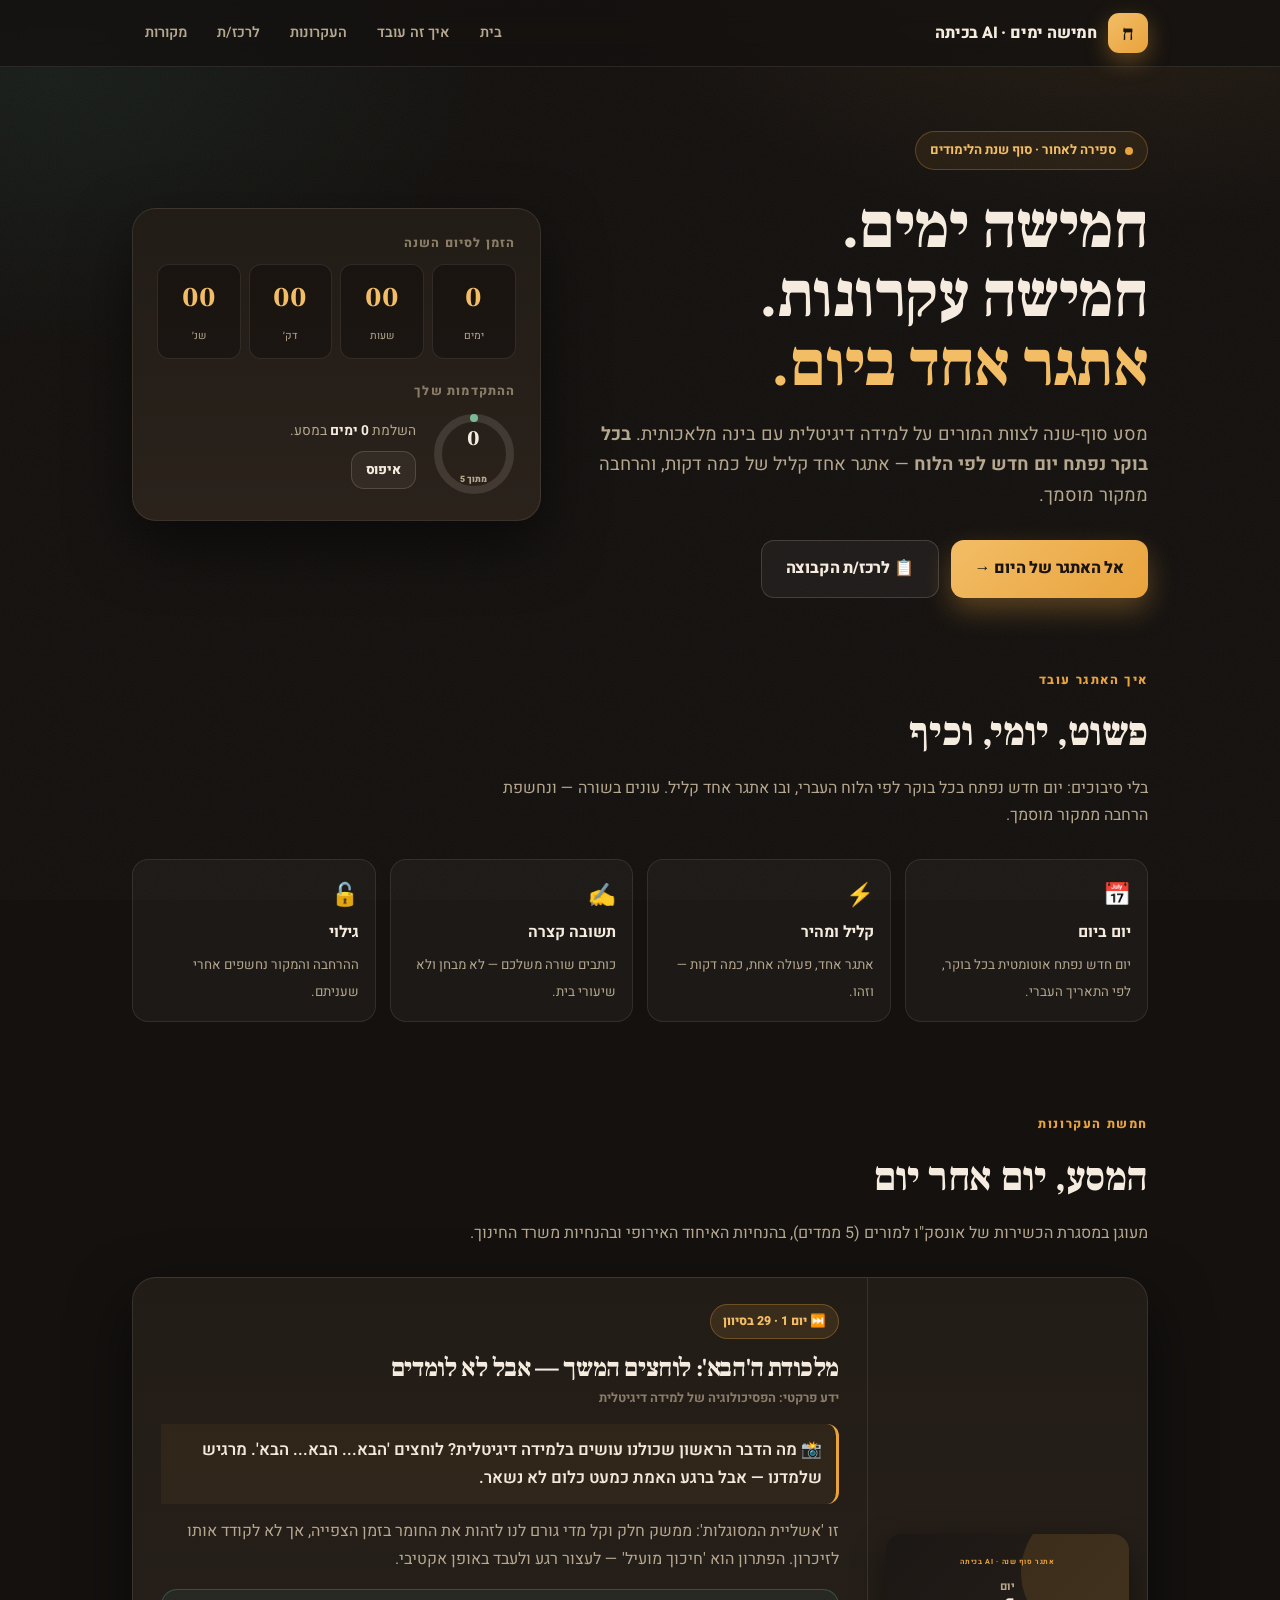
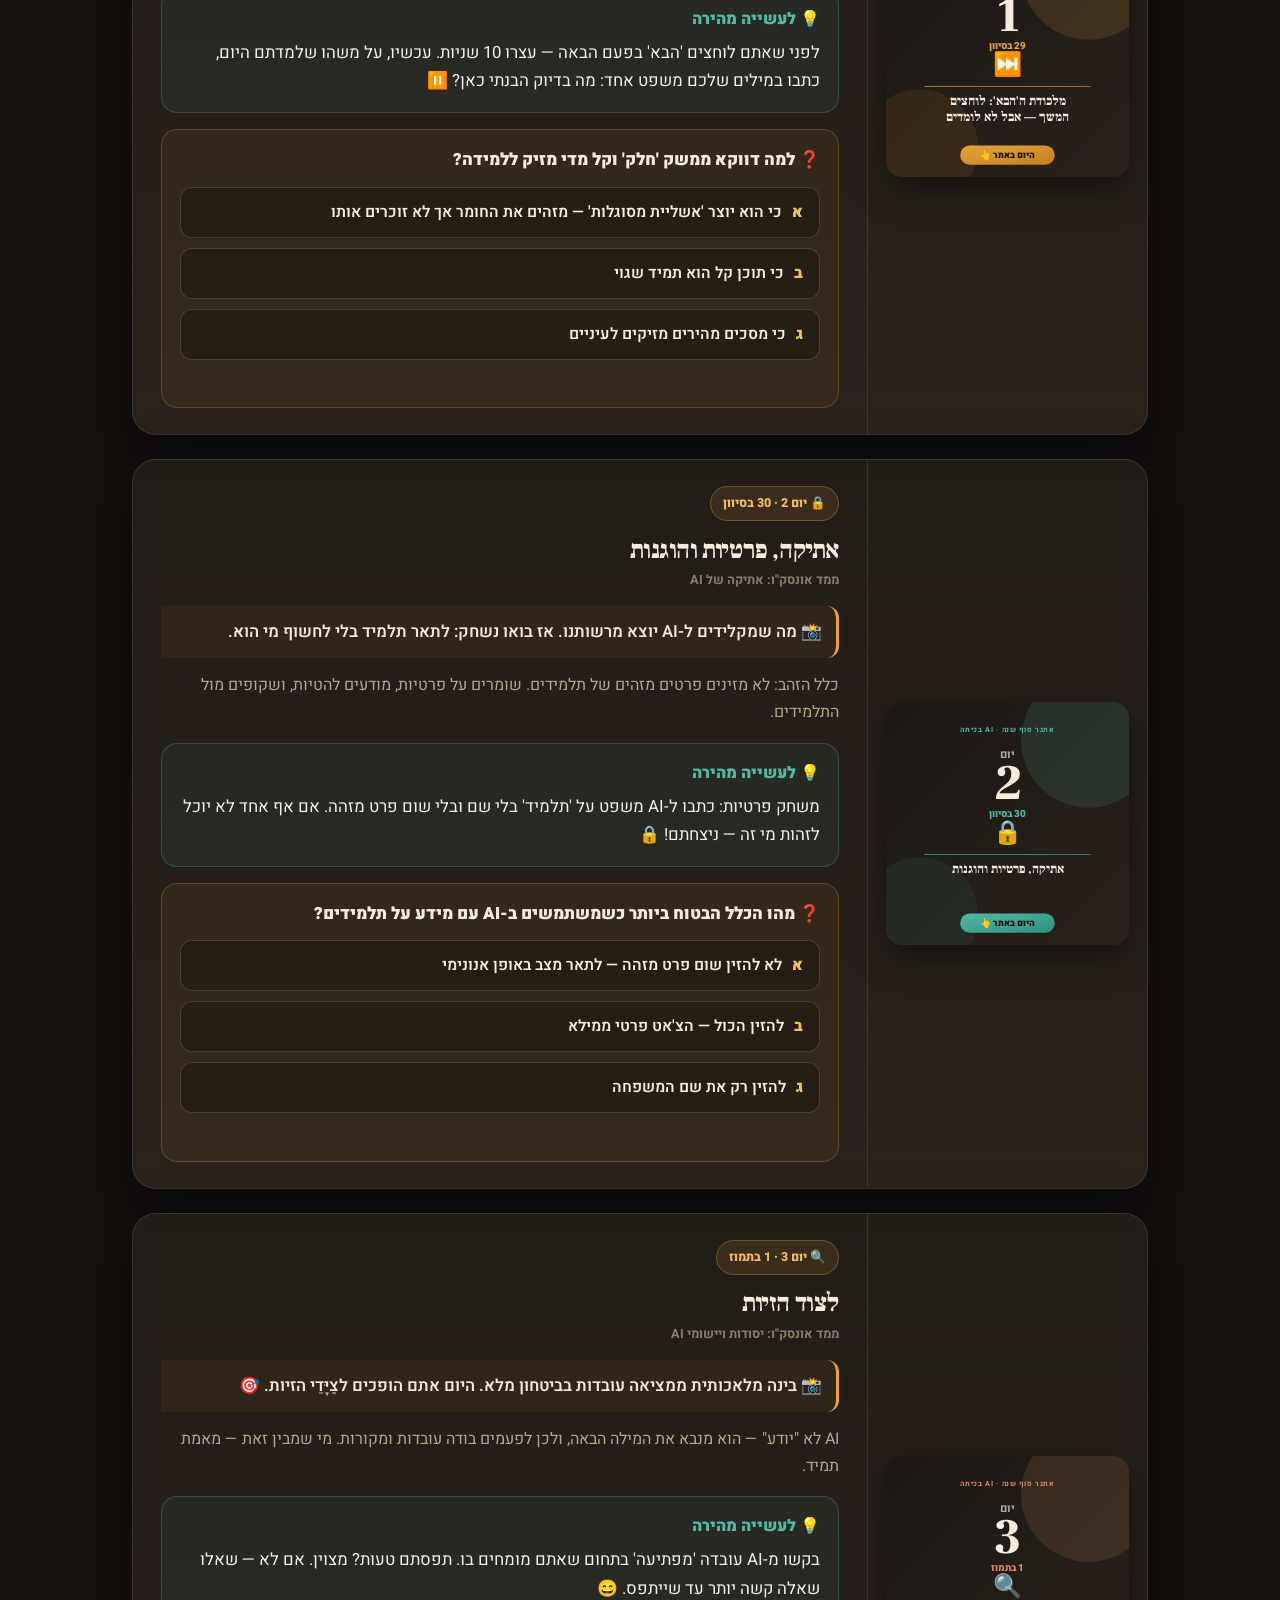
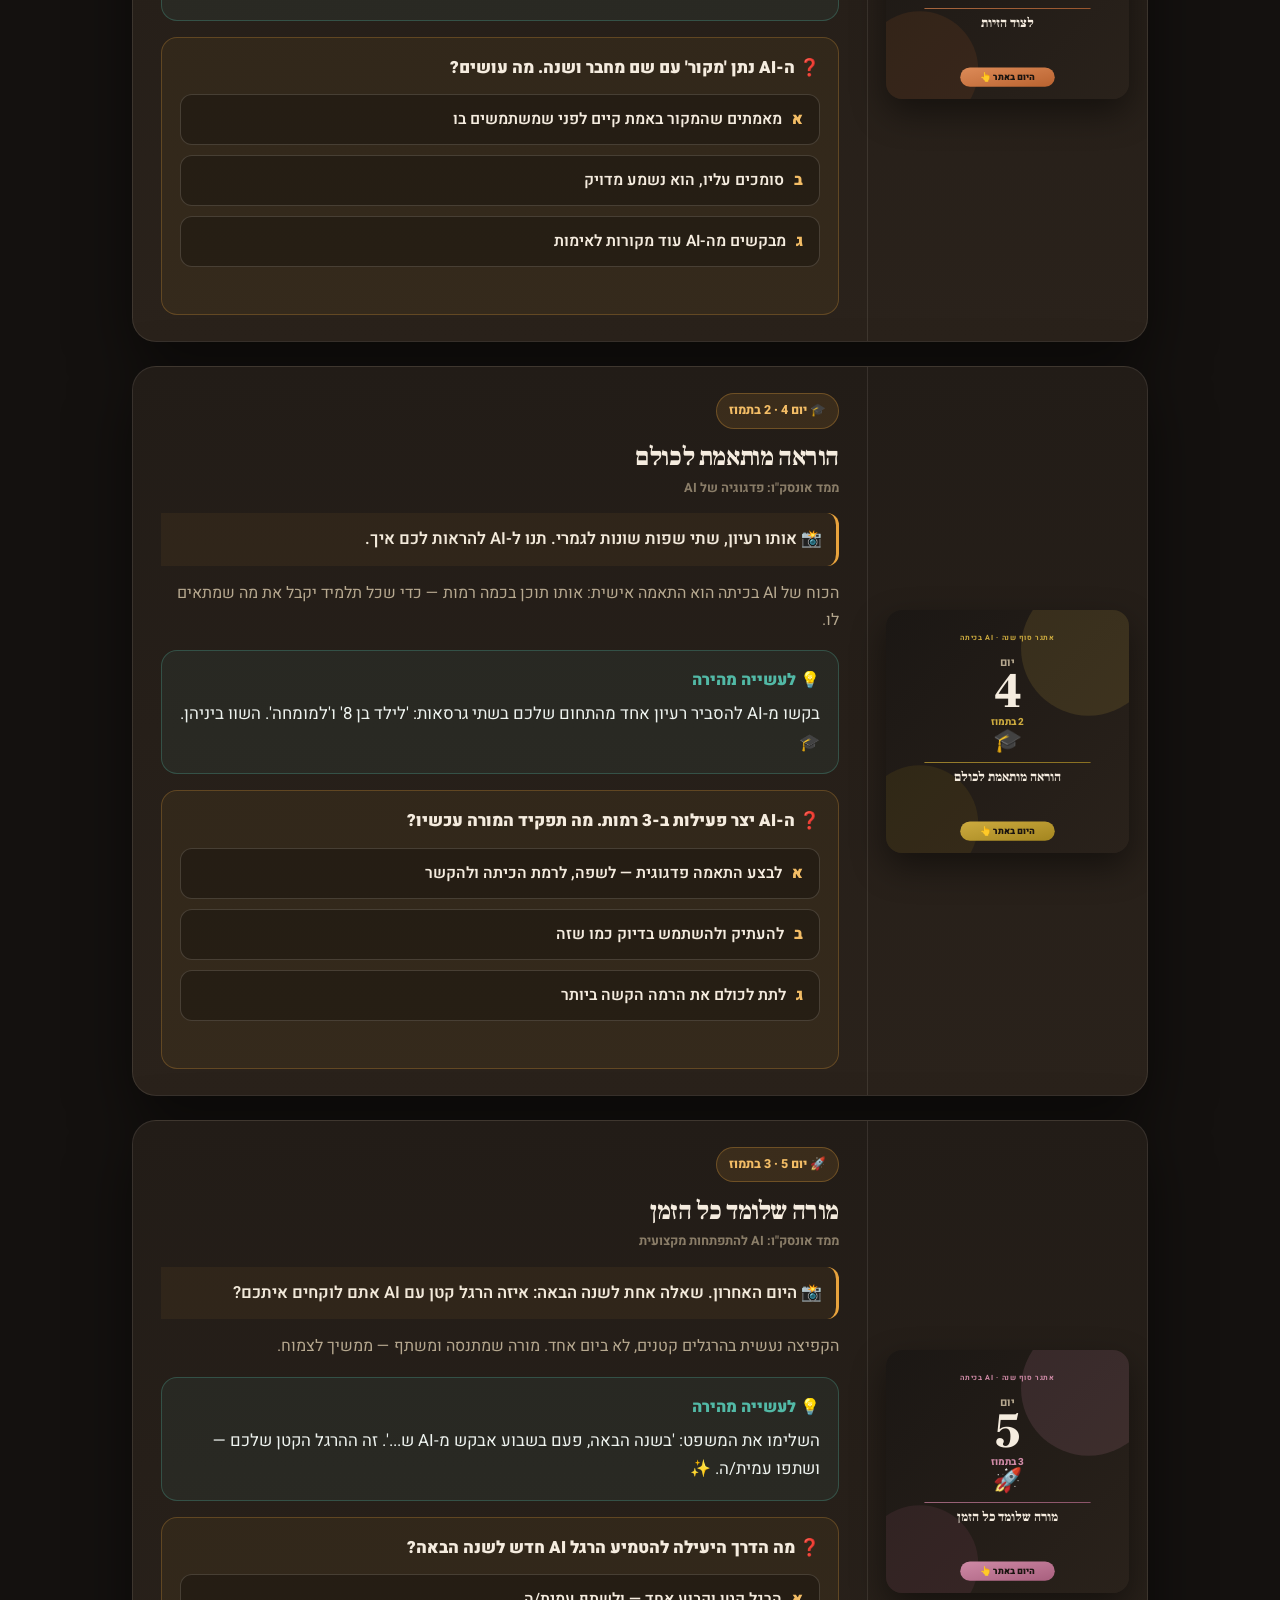
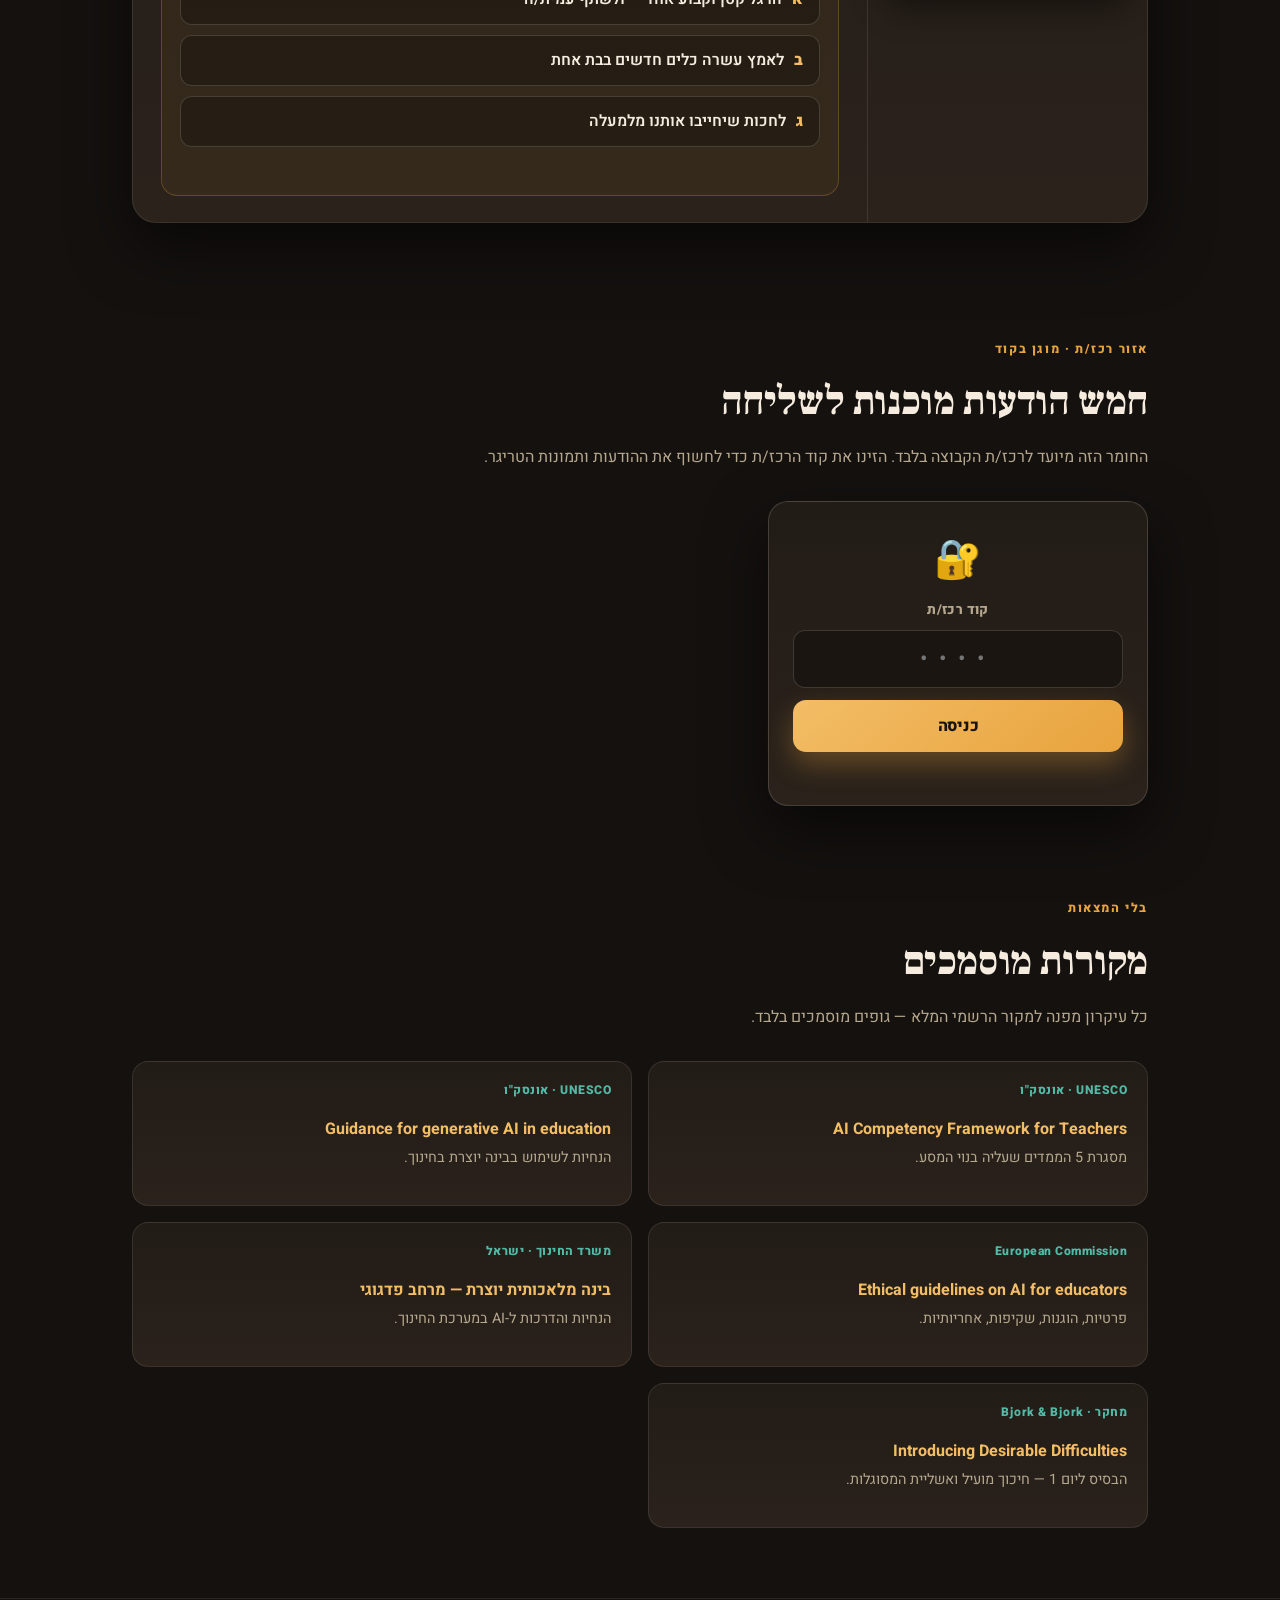
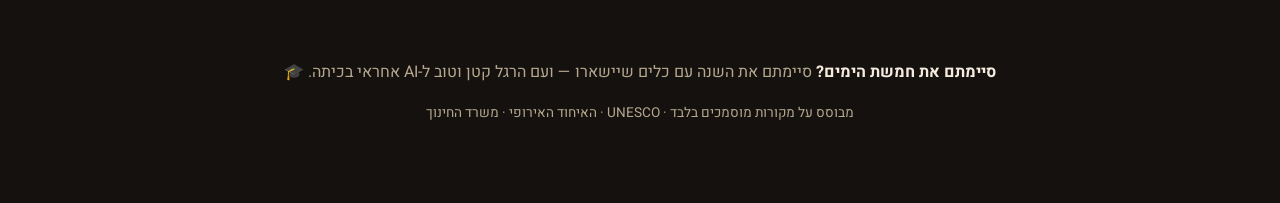
<file: index.html>
<!DOCTYPE html>
<html lang="he" dir="rtl">
<head>
<meta charset="UTF-8" />
<meta name="viewport" content="width=device-width, initial-scale=1.0" />
<title>חמישה ימים · מסע סוף שנה ל-AI בכיתה</title>
<meta name="description" content="אתגר סוף שנה לצוות המורים: 5 ימים, 5 עקרונות ללמידה דיגיטלית עם בינה מלאכותית. יום חדש נפתח בכל בוקר לפי הלוח העברי — אתגר אחד קליל והרחבה ממקור מוסמך." />
<link rel="preconnect" href="https://fonts.googleapis.com" />
<link rel="preconnect" href="https://fonts.gstatic.com" crossorigin />
<link href="https://fonts.googleapis.com/css2?family=Frank+Ruhl+Libre:wght@500;700;900&family=Heebo:wght@300;400;500;700;800&display=swap" rel="stylesheet" />
<style>
  :root{
    --bg:#14110f; --bg2:#1b1714; --card:#221c17; --card2:#2a221b;
    --ink:#f5ecdf; --muted:#b6a88f; --faint:#8a7d68;
    --line:rgba(245,236,223,.10); --line2:rgba(245,236,223,.16);
    --amber:#e8a33d; --amber2:#f3bd66; --teal:#52b9a6; --rose:#cf8aa6; --terra:#dd8b58; --gold:#cdab3f;
    --ok:#52b9a6; --lock:#6e6253;
    --shadow:0 24px 60px rgba(0,0,0,.5);
    --maxw:1060px; --r:20px;
  }
  *{box-sizing:border-box}
  html{scroll-behavior:smooth}
  body{
    margin:0; color:var(--ink); line-height:1.7;
    font-family:"Heebo",-apple-system,"Segoe UI",Arial,sans-serif;
    background:var(--bg);
    background-image:
      radial-gradient(900px 500px at 88% -8%, rgba(232,163,61,.10), transparent 60%),
      radial-gradient(800px 500px at 4% 8%, rgba(82,185,166,.08), transparent 55%);
    background-attachment:fixed; min-height:100vh;
  }
  body::before{content:"";position:fixed;inset:0;pointer-events:none;z-index:1;opacity:.04;
    background-image:url("data:image/svg+xml,%3Csvg xmlns='http://www.w3.org/2000/svg' width='160' height='160'%3E%3Cfilter id='n'%3E%3CfeTurbulence type='fractalNoise' baseFrequency='0.85' numOctaves='2'/%3E%3C/filter%3E%3Crect width='100%25' height='100%25' filter='url(%23n)'/%3E%3C/svg%3E");}
  body>*{position:relative;z-index:2}
  a{color:inherit}
  .wrap{max-width:var(--maxw);margin:0 auto;padding:0 22px}
  .serif{font-family:"Frank Ruhl Libre",Georgia,serif}

  header.nav{position:sticky;top:0;z-index:50;backdrop-filter:blur(12px);
    background:rgba(20,17,15,.74);border-bottom:1px solid var(--line)}
  .navin{display:flex;align-items:center;justify-content:space-between;gap:14px;padding:13px 22px;max-width:var(--maxw);margin:0 auto}
  .brand{display:flex;align-items:center;gap:11px;font-weight:800;letter-spacing:-.2px}
  .mark{width:40px;height:40px;border-radius:11px;display:grid;place-items:center;font-family:"Frank Ruhl Libre",serif;font-weight:900;font-size:1.3rem;
    color:#1a1611;background:linear-gradient(140deg,var(--amber2),var(--amber));box-shadow:0 8px 22px rgba(232,163,61,.35)}
  nav.links{display:flex;gap:4px;flex-wrap:wrap}
  nav.links a{font-size:.9rem;color:var(--muted);text-decoration:none;padding:8px 13px;border-radius:10px;font-weight:600;transition:.18s}
  nav.links a:hover{color:var(--ink);background:rgba(245,236,223,.06)}

  .hero{padding:64px 0 26px}
  .heroin{display:grid;grid-template-columns:1.25fr .9fr;gap:40px;align-items:center}
  @media(max-width:860px){.heroin{grid-template-columns:1fr;gap:26px}}
  .eyebrow{display:inline-flex;align-items:center;gap:9px;font-weight:700;font-size:.82rem;color:var(--amber2);
    background:rgba(232,163,61,.08);border:1px solid rgba(232,163,61,.28);padding:7px 14px;border-radius:999px;margin-bottom:20px}
  .pulse{width:8px;height:8px;border-radius:50%;background:var(--amber);box-shadow:0 0 0 0 rgba(232,163,61,.6);animation:pulse 2s infinite}
  @keyframes pulse{0%{box-shadow:0 0 0 0 rgba(232,163,61,.5)}70%{box-shadow:0 0 0 12px rgba(232,163,61,0)}100%{box-shadow:0 0 0 0 rgba(232,163,61,0)}}
  h1{font-family:"Frank Ruhl Libre",serif;font-weight:900;font-size:clamp(2.3rem,6vw,4rem);line-height:1.08;margin:.05em 0 .3em;letter-spacing:-.5px}
  h1 em{font-style:normal;color:var(--amber2)}
  .lead{color:var(--muted);font-size:1.14rem;max-width:560px;margin:0 0 28px}
  .ctarow{display:flex;gap:12px;flex-wrap:wrap}
  .btn{appearance:none;border:0;cursor:pointer;font-family:inherit;font-weight:800;font-size:1rem;text-decoration:none;
    padding:14px 24px;border-radius:13px;display:inline-flex;align-items:center;gap:9px;transition:.18s;letter-spacing:-.2px}
  .btn.primary{background:linear-gradient(140deg,var(--amber2),var(--amber));color:#1a1410;box-shadow:0 12px 28px rgba(232,163,61,.32)}
  .btn.primary:hover{transform:translateY(-2px)}
  .btn.ghost{background:rgba(245,236,223,.05);border:1px solid var(--line2);color:var(--ink)}
  .btn.ghost:hover{background:rgba(245,236,223,.1)}
  .btn[disabled]{opacity:.4;cursor:not-allowed;transform:none!important}

  .herocard{background:linear-gradient(180deg,var(--card),var(--card2));border:1px solid var(--line);border-radius:24px;padding:24px;box-shadow:var(--shadow)}
  .herocard h3{margin:0 0 4px;font-size:.78rem;letter-spacing:1.2px;text-transform:uppercase;color:var(--faint);font-weight:800}
  .clock{display:flex;gap:8px;margin:10px 0 22px}
  .unit{flex:1;background:rgba(0,0,0,.28);border:1px solid var(--line);border-radius:12px;padding:10px 6px;text-align:center}
  .unit b{display:block;font-family:"Frank Ruhl Libre",serif;font-size:1.7rem;font-weight:900;font-variant-numeric:tabular-nums;color:var(--amber2)}
  .unit span{font-size:.66rem;color:var(--muted)}
  .ring-wrap{display:flex;align-items:center;gap:16px}
  .ring{position:relative;width:84px;height:84px;flex:none}
  .ring svg{transform:rotate(-90deg)}
  .ring .pct{position:absolute;inset:0;display:grid;place-items:center;font-family:"Frank Ruhl Libre",serif;font-weight:900;font-size:1.3rem}
  .ring .pct small{display:block;text-align:center;font-size:.55rem;color:var(--muted);font-family:"Heebo"}
  .rpline{font-size:.86rem;color:var(--muted)}
  .rpline b{color:var(--ink)}

  section{padding:46px 0}
  .sechead{margin-bottom:30px;max-width:680px}
  .sechead h2{font-family:"Frank Ruhl Libre",serif;font-size:clamp(1.7rem,4vw,2.5rem);margin:0 0 8px;font-weight:900;letter-spacing:-.4px}
  .sechead p{color:var(--muted);margin:0}
  .kicker{font-size:.78rem;letter-spacing:1.6px;text-transform:uppercase;color:var(--amber);font-weight:800;margin-bottom:8px}

  .how{display:grid;grid-template-columns:repeat(4,1fr);gap:14px}
  @media(max-width:760px){.how{grid-template-columns:1fr 1fr}}
  .howcard{background:rgba(245,236,223,.035);border:1px solid var(--line);border-radius:16px;padding:16px 16px}
  .howcard .ic{font-size:1.4rem}
  .howcard b{display:block;margin:6px 0 4px;font-size:.98rem}
  .howcard span{font-size:.83rem;color:var(--muted)}

  .day{background:linear-gradient(180deg,var(--card),var(--card2));border:1px solid var(--line);
    border-radius:24px;box-shadow:var(--shadow);overflow:hidden;margin-bottom:24px;position:relative;transition:.25s}
  .day.done{border-color:rgba(82,185,166,.5)}
  .day.locked{filter:saturate(.45)}
  .daygrid{display:grid;grid-template-columns:280px 1fr}
  @media(max-width:780px){.daygrid{grid-template-columns:1fr}}
  .dayvisual{position:relative;display:grid;place-items:center;padding:18px;border-left:1px solid var(--line)}
  @media(max-width:780px){.dayvisual{border-left:0;border-bottom:1px solid var(--line)}}
  .dayvisual svg{width:100%;height:auto;border-radius:16px;box-shadow:0 14px 34px rgba(0,0,0,.45)}
  .daybody{padding:26px 28px}
  .dchip{display:inline-flex;align-items:center;gap:8px;font-weight:800;font-size:.78rem;padding:6px 12px;border-radius:999px;
    background:rgba(232,163,61,.12);border:1px solid rgba(232,163,61,.3);color:var(--amber2);margin-bottom:12px}
  .day h3{font-family:"Frank Ruhl Libre",serif;font-size:1.6rem;margin:.1em 0 .15em;font-weight:900;letter-spacing:-.4px;line-height:1.2}
  .dim{font-size:.8rem;color:var(--faint);font-weight:700;margin-bottom:4px}
  .trigger{color:#f2e9da;font-size:1.04rem;font-weight:600;border-right:3px solid var(--amber);background:rgba(232,163,61,.06);border-radius:0 12px 12px 0;padding:12px 14px;margin:14px 0}
  .principle{color:var(--muted);margin:0 0 4px}

  .task{margin-top:16px;background:rgba(82,185,166,.07);border:1px solid rgba(82,185,166,.28);border-radius:16px;padding:16px 18px}
  .task .ttl{display:flex;align-items:center;gap:9px;font-weight:900;color:var(--teal);margin-bottom:6px}
  .task p{margin:0;color:#eef3ef;font-size:1.05rem}
  .timepill{font-size:.78rem;color:var(--amber2);font-weight:700;margin-top:10px;display:inline-flex;gap:6px;align-items:center}
  textarea{width:100%;background:rgba(0,0,0,.3);border:1px solid var(--line2);border-radius:12px;color:var(--ink);
    font-family:inherit;font-size:.98rem;padding:12px 14px;resize:vertical;min-height:70px;margin-top:12px}
  textarea:focus{outline:none;border-color:var(--amber)}
  .charhint{font-size:.76rem;color:var(--faint);margin-top:6px}
  .charhint.ok{color:var(--ok)}
  .commitrow{margin-top:14px;display:flex;gap:10px;flex-wrap:wrap;align-items:center}
  .quiz{margin-top:16px;background:rgba(232,163,61,.06);border:1px solid rgba(232,163,61,.26);border-radius:16px;padding:16px 18px}
  .quiz .qq{font-weight:900;margin-bottom:12px;color:#f5ecdf;font-size:1.05rem}
  .opts{display:flex;flex-direction:column;gap:10px}
  .opt{appearance:none;cursor:pointer;text-align:right;font-family:inherit;font-size:.98rem;font-weight:600;color:var(--ink);
    background:rgba(0,0,0,.26);border:1px solid var(--line2);border-radius:12px;padding:13px 16px;transition:.15s;display:flex;gap:10px;align-items:flex-start}
  .opt:hover:not(:disabled){border-color:var(--amber);background:rgba(232,163,61,.1);transform:translateX(-2px)}
  .opt:disabled{cursor:default}
  .opt.right{border-color:var(--ok);background:rgba(82,185,166,.16);color:#cbf3e8}
  .opt.wrong{border-color:var(--rose);background:rgba(207,138,166,.14)}
  .opt::before{content:attr(data-letter);font-weight:900;color:var(--amber2);flex:none}
  .opt.right::before{color:var(--ok)}
  .qfb{margin-top:13px;font-weight:700;font-size:.95rem;min-height:1.2em;line-height:1.5}
  .qfb.ok{color:var(--ok)}
  .qfb.no{color:var(--rose)}

  .reveal{display:none;margin-top:16px}
  .day.done .reveal{display:block}
  details.expand{border:1px solid var(--line2);border-radius:14px;overflow:hidden;background:rgba(0,0,0,.2);margin-bottom:12px}
  details.expand>summary{cursor:pointer;list-style:none;padding:13px 16px;font-weight:800;display:flex;align-items:center;gap:10px}
  details.expand>summary::-webkit-details-marker{display:none}
  details.expand>summary .arr{margin-inline-start:auto;color:var(--muted);transition:.2s}
  details.expand[open]>summary .arr{transform:rotate(180deg)}
  .expand .inner{padding:0 16px 16px;color:var(--muted)}
  .expand .inner p{margin:8px 0}
  .srcbtn{display:inline-flex;align-items:center;gap:8px;font-weight:800;font-size:.9rem;color:var(--ink);text-decoration:none;
    background:rgba(82,185,166,.1);border:1px solid rgba(82,185,166,.3);padding:10px 15px;border-radius:12px;transition:.18s}
  .srcbtn:hover{background:rgba(82,185,166,.2)}

  .lockbar{display:flex;align-items:center;gap:14px;background:rgba(0,0,0,.22);border:1px dashed var(--line2);border-radius:16px;padding:18px 20px;margin-top:14px}
  .lockbar .lic{font-size:1.7rem}
  .lockbar b{color:var(--ink);font-size:1.05rem}
  .lockbar .heb{color:var(--amber2);font-weight:800}
  .lockbar span{color:var(--muted);font-size:.92rem}

  .msg{background:linear-gradient(180deg,var(--card),var(--card2));border:1px solid var(--line);border-radius:20px;padding:18px 20px;margin-bottom:18px}
  .msg .hd{display:flex;align-items:center;gap:10px;margin-bottom:12px;flex-wrap:wrap}
  .msg .num{width:34px;height:34px;border-radius:10px;display:grid;place-items:center;font-weight:900;font-family:"Frank Ruhl Libre",serif;
    background:linear-gradient(140deg,var(--amber2),var(--amber));color:#1a1410}
  .grid2{display:grid;grid-template-columns:1fr 1fr;gap:16px;align-items:start}
  @media(max-width:720px){.grid2{grid-template-columns:1fr}}
  .msgtext{white-space:pre-wrap;background:rgba(0,0,0,.28);border:1px solid var(--line);border-radius:12px;padding:14px 16px;font-size:.96rem;color:#f1e8d9}
  .tools{display:flex;gap:10px;flex-wrap:wrap;margin-top:12px}
  .gatecard{max-width:380px;background:linear-gradient(180deg,var(--card),var(--card2));border:1px solid var(--line2);border-radius:20px;padding:26px 24px;text-align:center;box-shadow:var(--shadow)}
  .gatecard .lock{font-size:2.4rem;margin-bottom:6px}
  .gatecard label{display:block;font-weight:800;color:var(--muted);font-size:.85rem;margin-bottom:8px;letter-spacing:.4px}
  .gatecard input{width:100%;text-align:center;letter-spacing:.5em;font-size:1.4rem;background:rgba(0,0,0,.3);border:1px solid var(--line2);border-radius:12px;color:var(--ink);font-family:inherit;padding:12px;margin-bottom:12px}
  .gatecard input:focus{outline:none;border-color:var(--amber)}
  .gatecard .btn{width:100%;justify-content:center}
  .gateerr{color:var(--rose);font-weight:700;font-size:.88rem;margin-top:10px;min-height:1.2em}

  .srccard{background:linear-gradient(180deg,var(--card),var(--card2));border:1px solid var(--line);border-radius:16px;padding:18px 20px}
  .srccard .org{font-size:.76rem;color:var(--teal);font-weight:800;letter-spacing:.5px}
  .srccard a{color:var(--amber2);font-weight:700;text-decoration:none}
  .srccard a:hover{text-decoration:underline}

  footer{padding:44px 0 64px;text-align:center;color:var(--muted);border-top:1px solid var(--line);margin-top:24px}
  footer b{color:var(--ink)}

  .toast{position:fixed;bottom:24px;left:50%;transform:translateX(-50%) translateY(40px);opacity:0;z-index:90;
    background:#13352d;border:1px solid rgba(82,185,166,.5);color:#bff0e2;padding:12px 20px;border-radius:14px;font-weight:700;transition:.3s;box-shadow:var(--shadow)}
  .toast.show{transform:translateX(-50%) translateY(0);opacity:1}

  .modal{position:fixed;inset:0;background:rgba(8,6,4,.82);backdrop-filter:blur(6px);z-index:100;display:none;place-items:center;padding:20px}
  .modal.show{display:grid}
  .cert{background:linear-gradient(160deg,#2a221b,#1b1714);border:1px solid rgba(232,163,61,.45);border-radius:24px;max-width:540px;width:100%;padding:34px;text-align:center;box-shadow:var(--shadow);position:relative}
  .cert .seal{font-size:3rem}
  .cert h3{font-family:"Frank Ruhl Libre",serif;font-size:1.8rem;margin:.1em 0;font-weight:900}
  .cert p{color:var(--muted)}
  .cert input{width:100%;text-align:center;background:rgba(0,0,0,.3);border:1px solid var(--line2);border-radius:12px;color:var(--ink);font-family:inherit;font-size:1.05rem;padding:12px;margin:14px 0}
  .closex{position:absolute;left:16px;top:14px;cursor:pointer;color:var(--muted);font-size:1.5rem;background:none;border:0}
  canvas#cf{position:fixed;inset:0;pointer-events:none;z-index:95}
</style>
</head>
<body>

<header class="nav">
  <div class="navin">
    <div class="brand"><span class="mark">ח</span><span>חמישה ימים · AI בכיתה</span></div>
    <nav class="links">
      <a href="#hero">בית</a>
      <a href="#how">איך זה עובד</a>
      <a href="#principles">העקרונות</a>
      <a href="#coordinator">לרכז/ת</a>
      <a href="#sources">מקורות</a>
    </nav>
  </div>
</header>

<section id="hero" class="hero">
  <div class="wrap heroin">
    <div>
      <span class="eyebrow"><span class="pulse"></span> ספירה לאחור · סוף שנת הלימודים</span>
      <h1 class="serif">חמישה ימים.<br/>חמישה עקרונות.<br/><em>אתגר אחד ביום.</em></h1>
      <p class="lead">מסע סוף-שנה לצוות המורים על למידה דיגיטלית עם בינה מלאכותית. <strong>בכל בוקר נפתח יום חדש לפי הלוח</strong> — אתגר אחד קליל של כמה דקות, והרחבה ממקור מוסמך.</p>
      <div class="ctarow">
        <a class="btn primary" href="#principles">אל האתגר של היום →</a>
        <a class="btn ghost" href="#coordinator">📋 לרכז/ת הקבוצה</a>
      </div>
    </div>
    <div class="herocard">
      <h3>הזמן לסיום השנה</h3>
      <div class="clock">
        <div class="unit"><b id="cd">0</b><span>ימים</span></div>
        <div class="unit"><b id="ch">0</b><span>שעות</span></div>
        <div class="unit"><b id="cm">0</b><span>דק׳</span></div>
        <div class="unit"><b id="cs">0</b><span>שנ׳</span></div>
      </div>
      <h3>ההתקדמות שלך</h3>
      <div class="ring-wrap" style="margin-top:10px">
        <div class="ring">
          <svg width="84" height="84" viewBox="0 0 84 84">
            <circle cx="42" cy="42" r="36" fill="none" stroke="rgba(245,236,223,.12)" stroke-width="8"/>
            <circle id="ringfg" cx="42" cy="42" r="36" fill="none" stroke="url(#g1)" stroke-width="8" stroke-linecap="round" stroke-dasharray="226.2" stroke-dashoffset="226.2"/>
            <defs><linearGradient id="g1" x1="0" y1="0" x2="1" y2="1"><stop offset="0" stop-color="#f3bd66"/><stop offset="1" stop-color="#52b9a6"/></linearGradient></defs>
          </svg>
          <div class="pct"><span id="pctnum">0</span><small>מתוך 5</small></div>
        </div>
        <div>
          <div class="rpline">השלמת <b id="doneword">0 ימים</b> במסע.</div>
          <button class="btn ghost" id="resetbtn" style="padding:8px 14px;font-size:.84rem;margin-top:8px">איפוס</button>
        </div>
      </div>
    </div>
  </div>
</section>

<section id="how">
  <div class="wrap">
    <div class="sechead">
      <div class="kicker">איך האתגר עובד</div>
      <h2 class="serif">פשוט, יומי, וכיף</h2>
      <p>בלי סיבוכים: יום חדש נפתח בכל בוקר לפי הלוח העברי, ובו אתגר אחד קליל. עונים בשורה — ונחשפת הרחבה ממקור מוסמך.</p>
    </div>
    <div class="how">
      <div class="howcard"><div class="ic">📅</div><b>יום ביום</b><span>יום חדש נפתח אוטומטית בכל בוקר, לפי התאריך העברי.</span></div>
      <div class="howcard"><div class="ic">⚡</div><b>קליל ומהיר</b><span>אתגר אחד, פעולה אחת, כמה דקות — וזהו.</span></div>
      <div class="howcard"><div class="ic">✍️</div><b>תשובה קצרה</b><span>כותבים שורה משלכם — לא מבחן ולא שיעורי בית.</span></div>
      <div class="howcard"><div class="ic">🔓</div><b>גילוי</b><span>ההרחבה והמקור נחשפים אחרי שעניתם.</span></div>
    </div>
  </div>
</section>

<section id="principles">
  <div class="wrap">
    <div class="sechead">
      <div class="kicker">חמשת העקרונות</div>
      <h2 class="serif">המסע, יום אחר יום</h2>
      <p>מעוגן במסגרת הכשירות של אונסק"ו למורים (5 ממדים), בהנחיות האיחוד האירופי ובהנחיות משרד החינוך.</p>
    </div>
    <div id="days"></div>
  </div>
</section>

<section id="coordinator">
  <div class="wrap">
    <div class="sechead">
      <div class="kicker">אזור רכז/ת · מוגן בקוד</div>
      <h2 class="serif">חמש הודעות מוכנות לשליחה</h2>
      <p>החומר הזה מיועד לרכז/ת הקבוצה בלבד. הזינו את קוד הרכז/ת כדי לחשוף את ההודעות ותמונות הטריגר.</p>
    </div>
    <div id="gate">
      <div class="gatecard">
        <div class="lock">🔐</div>
        <label for="gatecode">קוד רכז/ת</label>
        <input id="gatecode" type="password" inputmode="numeric" placeholder="••••" autocomplete="off" />
        <button class="btn primary" id="gatebtn">כניסה</button>
        <div class="gateerr" id="gateerr"></div>
      </div>
    </div>
    <div id="messages" style="display:none"></div>
  </div>
</section>

<section id="sources">
  <div class="wrap">
    <div class="sechead">
      <div class="kicker">בלי המצאות</div>
      <h2 class="serif">מקורות מוסמכים</h2>
      <p>כל עיקרון מפנה למקור הרשמי המלא — גופים מוסמכים בלבד.</p>
    </div>
    <div class="grid2" style="grid-template-columns:1fr 1fr">
      <div class="srccard"><div class="org">UNESCO · אונסק"ו</div><p><a href="https://www.unesco.org/en/articles/ai-competency-framework-teachers" target="_blank" rel="noopener">AI Competency Framework for Teachers</a><br/><span style="color:var(--muted);font-size:.9rem">מסגרת 5 הממדים שעליה בנוי המסע.</span></p></div>
      <div class="srccard"><div class="org">UNESCO · אונסק"ו</div><p><a href="https://www.unesco.org/en/articles/guidance-generative-ai-education-and-research" target="_blank" rel="noopener">Guidance for generative AI in education</a><br/><span style="color:var(--muted);font-size:.9rem">הנחיות לשימוש בבינה יוצרת בחינוך.</span></p></div>
      <div class="srccard"><div class="org">European Commission</div><p><a href="https://education.ec.europa.eu/focus-topics/digital-education/actions/plan/ethical-guidelines-for-educators-on-using-artificial-intelligence" target="_blank" rel="noopener">Ethical guidelines on AI for educators</a><br/><span style="color:var(--muted);font-size:.9rem">פרטיות, הוגנות, שקיפות, אחריותיות.</span></p></div>
      <div class="srccard"><div class="org">משרד החינוך · ישראל</div><p><a href="https://pop.education.gov.il/sherutey-tiksuv-bachinuch/creative-artificial-intelligence/" target="_blank" rel="noopener">בינה מלאכותית יוצרת — מרחב פדגוגי</a><br/><span style="color:var(--muted);font-size:.9rem">הנחיות והדרכות ל-AI במערכת החינוך.</span></p></div>
      <div class="srccard"><div class="org">מחקר · Bjork &amp; Bjork</div><p><a href="https://www.unh.edu/teaching-learning-resource-hub/sites/default/files/media/2023-06/itow-introducing-desirable-difficulties-into-practice-and-instruction-bjork-and-bjork.pdf" target="_blank" rel="noopener">Introducing Desirable Difficulties</a><br/><span style="color:var(--muted);font-size:.9rem">הבסיס ליום 1 — חיכוך מועיל ואשליית המסוגלות.</span></p></div>
    </div>
  </div>
</section>

<footer><div class="wrap">
  <p><b>סיימתם את חמשת הימים?</b> סיימתם את השנה עם כלים שיישארו — ועם הרגל קטן וטוב ל-AI אחראי בכיתה. 🎓</p>
  <p style="font-size:.85rem">מבוסס על מקורות מוסמכים בלבד · UNESCO · האיחוד האירופי · משרד החינוך</p>
</div></footer>

<div class="toast" id="toast">נשמר ✅</div>

<div class="modal" id="modal"><div class="cert">
  <button class="closex" id="closex">×</button>
  <div class="seal">🏅</div>
  <h3 class="serif">כל הכבוד! השלמת את המסע</h3>
  <p>5 ימים · 5 עקרונות · והרגל אחד קטן שנשאר איתך.</p>
  <input id="certname" placeholder="הקלד/י את שמך לתעודה" />
  <button class="btn primary" id="dlcert" style="width:100%;justify-content:center">⬇️ הורדת תעודת סיום</button>
</div></div>
<canvas id="cf"></canvas>

<script>
/* ===== מועד פתיחה: יום 1 = 14.6.2026, ואז יום אחרי יום (חודש 5 = יוני) ===== */
const START=new Date(2026,5,14,0,0,0);
const ENDYEAR=new Date(2026,5,20,0,0,0); // סוף השנה — ליעד הספירה לאחור

/* ===== DATA — מעוגן במסגרת אונסק"ו (5 ממדים) ===== */
const DAYS=[
 {idx:1,icon:"⏭️",c1:"#e8a33d",c2:"#c47e1e",
  title:"מלכודת ה'הבא': לוחצים המשך — אבל לא לומדים",
  dim:"ידע פרקטי: הפסיכולוגיה של למידה דיגיטלית",
  trigger:"מה הדבר הראשון שכולנו עושים בלמידה דיגיטלית? לוחצים 'הבא... הבא... הבא'. מרגיש שלמדנו — אבל ברגע האמת כמעט כלום לא נשאר.",
  principle:"זו 'אשליית המסוגלות': ממשק חלק וקל מדי גורם לנו לזהות את החומר בזמן הצפייה, אך לא לקודד אותו לזיכרון. הפתרון הוא 'חיכוך מועיל' — לעצור רגע ולעבד באופן אקטיבי.",
  task:"לפני שאתם לוחצים 'הבא' בפעם הבאה — עצרו 10 שניות. עכשיו, על משהו שלמדתם היום, כתבו במילים שלכם משפט אחד: מה בדיוק הבנתי כאן? ⏸️",
  prompt:"כתבו במילים שלכם — מה הבנתם:",
  expandTitle:"איך מתגברים על מלכודת ה'הבא'?",
  expand:["המוח מבלבל בין 'מוכר' ל'ידוע'. כשהכול חלק וקל נוצרת 'אשליית מסוגלות' — אנחנו בטוחים שהבנו, אבל לא נצליח לשלוף את זה מאוחר יותר.","הפתרון: 'חיכוך מועיל' (desirable difficulties) — מכשול קטן ומכוון שמאלץ עיבוד אקטיבי, ומחזק את הקידוד לזיכרון לטווח ארוך.","שלוש טכניקות פרקטיות: (1) לפני 'הבא' — נסחו משפט סיכום במילים שלכם. (2) הסבירו את הרעיון בקול, כאילו אתם מלמדים מישהו. (3) בדקו את עצמכם בלי להציץ.","בעיצוב למידה לתלמידים: שלבו 'נקודות עצירה' — שאלה, משימה קצרה או רפלקציה — במקום מעבר אוטומטי. (האתר הזה עצמו בנוי בדיוק כך 😉)"],
  quiz:{q:"למה דווקא ממשק 'חלק' וקל מדי מזיק ללמידה?",opts:[
    {t:"כי הוא יוצר 'אשליית מסוגלות' — מזהים את החומר אך לא זוכרים אותו",ok:true,fb:"בדיוק! המוח מבלבל בין 'מוכר' ל'ידוע'. חיכוך קטן ומכוון מאלץ עיבוד ומחזק זיכרון."},
    {t:"כי תוכן קל הוא תמיד שגוי",ok:false,fb:"לא — קושי אינו ערובה לדיוק. הבעיה היא היעדר עיבוד אקטיבי."},
    {t:"כי מסכים מהירים מזיקים לעיניים",ok:false,fb:"לא קשור — הבעיה כאן קוגניטיבית, לא פיזית."}]},
  src:{label:"Bjork & Bjork — חיכוך מועיל בלמידה",url:"https://www.unh.edu/teaching-learning-resource-hub/sites/default/files/media/2023-06/itow-introducing-desirable-difficulties-into-practice-and-instruction-bjork-and-bjork.pdf"}},

 {idx:2,icon:"🔒",c1:"#52b9a6",c2:"#2f8f7f",
  title:"אתיקה, פרטיות והוגנות",
  dim:"ממד אונסק\"ו: אתיקה של AI",
  trigger:"מה שמקלידים ל-AI יוצא מרשותנו. אז בואו נשחק: לתאר תלמיד בלי לחשוף מי הוא.",
  principle:"כלל הזהב: לא מזינים פרטים מזהים של תלמידים. שומרים על פרטיות, מודעים להטיות, ושקופים מול התלמידים.",
  task:"משחק פרטיות: כתבו ל-AI משפט על 'תלמיד' בלי שם ובלי שום פרט מזהה. אם אף אחד לא יוכל לזהות מי זה — ניצחתם! 🔒",
  prompt:"הדביקו כאן את המשפט ה'אנונימי' שכתבתם:",
  expandTitle:"למה זה קריטי?",
  expand:["ההנחיות האתיות של האיחוד האירופי נשענות על: סוכנות אנושית, שקיפות, הוגנות, פרטיות ואחריותיות.","רוב כלי ה-AI הציבוריים אינם מאושרים לעיבוד מידע אישי של קטינים — לכן מתארים מצב אנונימי.","ומודלים יכולים לשכפל הטיות — תפקידנו לבחון את הפלט בעין ביקורתית."],
  quiz:{q:"מהו הכלל הבטוח ביותר כשמשתמשים ב-AI עם מידע על תלמידים?",opts:[
    {t:"לא להזין שום פרט מזהה — לתאר מצב באופן אנונימי",ok:true,fb:"נכון! אנונימיזציה שומרת על פרטיות התלמיד, והתשובה לרוב טובה בדיוק כמו קודם."},
    {t:"להזין הכול — הצ'אט פרטי ממילא",ok:false,fb:"מסוכן: מה שמוזן יוצא מרשותנו, ורוב הכלים אינם מאושרים למידע על קטינים."},
    {t:"להזין רק את שם המשפחה",ok:false,fb:"עדיין פרט מזהה. הימנעו מכל פרט שמאפשר זיהוי."}]},
  src:{label:"הנחיות אתיות · האיחוד האירופי",url:"https://education.ec.europa.eu/focus-topics/digital-education/actions/plan/ethical-guidelines-for-educators-on-using-artificial-intelligence"}},

 {idx:3,icon:"🔍",c1:"#dd8b58",c2:"#b9622f",
  title:"לצוד הזיות",
  dim:"ממד אונסק\"ו: יסודות ויישומי AI",
  trigger:"בינה מלאכותית ממציאה עובדות בביטחון מלא. היום אתם הופכים לצַיָּדֵי הזיות. 🎯",
  principle:"AI לא \"יודע\" — הוא מנבא את המילה הבאה, ולכן לפעמים בודה עובדות ומקורות. מי שמבין זאת — מאמת תמיד.",
  task:"בקשו מ-AI עובדה 'מפתיעה' בתחום שאתם מומחים בו. תפסתם טעות? מצוין. אם לא — שאלו שאלה קשה יותר עד שייתפס. 😄",
  prompt:"מה ההזיה / הטעות הכי משכנעת שתפסתם?",
  expandTitle:"מהי \"הזיה\" ולמה היא קורית?",
  expand:["הנחיות אונסק\"ו לבינה יוצרת מדגישות: הכלים מייצרים תוכן סטטיסטית-סביר, לא מאומת — ולכן עלול להיות שגוי או בדוי.","המצאת מקורות (ציטוטים שלא קיימים) מסוכנת בחינוך כי היא נראית אמינה.","המסקנה: ה-AI נקודת פתיחה מצוינת ונקודת סיום גרועה. תמיד מצליבים מול מקור מוסמך."],
  quiz:{q:"ה-AI נתן 'מקור' עם שם מחבר ושנה. מה עושים?",opts:[
    {t:"מאמתים שהמקור באמת קיים לפני שמשתמשים בו",ok:true,fb:"מצוין! AI מנבא טקסט סביר, לא אמת מאומתת — תמיד מצליבים מול מקור חיצוני."},
    {t:"סומכים עליו, הוא נשמע מדויק",ok:false,fb:"דווקא הביטחון מטעה: AI בודה מקורות שנראים אמינים לגמרי."},
    {t:"מבקשים מה-AI עוד מקורות לאימות",ok:false,fb:"מקור נוסף מאותו AI אינו אימות. מצליבים מול מקור חיצוני מוסמך."}]},
  src:{label:"הנחיות אונסק\"ו לבינה יוצרת",url:"https://www.unesco.org/en/articles/guidance-generative-ai-education-and-research"}},

 {idx:4,icon:"🎓",c1:"#cdab3f",c2:"#a3851f",
  title:"הוראה מותאמת לכולם",
  dim:"ממד אונסק\"ו: פדגוגיה של AI",
  trigger:"אותו רעיון, שתי שפות שונות לגמרי. תנו ל-AI להראות לכם איך.",
  principle:"הכוח של AI בכיתה הוא התאמה אישית: אותו תוכן בכמה רמות — כדי שכל תלמיד יקבל את מה שמתאים לו.",
  task:"בקשו מ-AI להסביר רעיון אחד מהתחום שלכם בשתי גרסאות: 'לילד בן 8' ו'למומחה'. השוו ביניהן. 🎓",
  prompt:"איזו גרסה הפתיעה אתכם, ולמה?",
  expandTitle:"שילוב פדגוגי נכון",
  expand:["ממד הפדגוגיה עוסק בשילוב AI לאורך כל ההוראה — מתכנון ועד הערכה.","הבדלה (Differentiation) היא שימוש בעל ערך גבוה: AI מקצר דרמטית את הזמן ליצירת חומרים בכמה רמות.","ה-AI מייצר טיוטה, המורה מבצע התאמה פדגוגית — זה הסוד. כך מקדמים הכלה ושוויון הזדמנויות."],
  quiz:{q:"ה-AI יצר פעילות ב-3 רמות. מה תפקיד המורה עכשיו?",opts:[
    {t:"לבצע התאמה פדגוגית — לשפה, לרמת הכיתה ולהקשר",ok:true,fb:"בדיוק! ה-AI נותן טיוטה, וההתאמה לכיתה הספציפית היא הערך המוסף שלכם."},
    {t:"להעתיק ולהשתמש בדיוק כמו שזה",ok:false,fb:"חבל — בלי התאמה לכיתה מאבדים את עיקר הערך הפדגוגי."},
    {t:"לתת לכולם את הרמה הקשה ביותר",ok:false,fb:"זה ההפך מהבדלה — המטרה היא להתאים לכל תלמיד."}]},
  src:{label:"מסגרת אונסק\"ו · ממד הפדגוגיה",url:"https://www.unesco.org/en/articles/ai-competency-framework-teachers"}},

 {idx:5,icon:"🚀",c1:"#cf8aa6",c2:"#a85f7e",
  title:"מורה שלומד כל הזמן",
  dim:"ממד אונסק\"ו: AI להתפתחות מקצועית",
  trigger:"היום האחרון. שאלה אחת לשנה הבאה: איזה הרגל קטן עם AI אתם לוקחים איתכם?",
  principle:"הקפיצה נעשית בהרגלים קטנים, לא ביום אחד. מורה שמתנסה ומשתף — ממשיך לצמוח.",
  task:"השלימו את המשפט: 'בשנה הבאה, פעם בשבוע אבקש מ-AI ש...'. זה ההרגל הקטן שלכם — ושתפו עמית/ה. ✨",
  prompt:"כתבו כאן את ההרגל שלכם:",
  expandTitle:"ללמוד עם AI, לא רק עליו",
  expand:["הממד החמישי עוסק בשימוש ב-AI לצמיחה המקצועית של המורה עצמו.","התפתחות מקצועית היא רצף: לרכוש, להעמיק, ליצור — מתחילים קטן.","שיתוף עם עמיתים מכפיל את האפקט. משרד החינוך מציע קורסים והדרכות — נקודת המשך מצוינת."],
  quiz:{q:"מה הדרך היעילה להטמיע הרגל AI חדש לשנה הבאה?",opts:[
    {t:"הרגל קטן וקבוע אחד — ולשתף עמית/ה",ok:true,fb:"נכון! התמדה קטנה ועקבית, עם שיתוף עמיתים, מנצחת כל 'מהפכה' חד-פעמית."},
    {t:"לאמץ עשרה כלים חדשים בבת אחת",ok:false,fb:"עומס גדול מדי נוטה להישכח. מתחילים קטן ובונים בהדרגה."},
    {t:"לחכות שיחייבו אותנו מלמעלה",ok:false,fb:"הצמיחה המקצועית מתחילה ביוזמה אישית קטנה."}]},
  src:{label:"בינה מלאכותית · משרד החינוך",url:"https://pop.education.gov.il/sherutey-tiksuv-bachinuch/creative-artificial-intelligence/"}}
];
const MINCHARS=12;

/* ===== date helpers ===== */
function dayDate(i){const d=new Date(START);d.setDate(d.getDate()+i);d.setHours(0,0,0,0);return d;}
function hebDate(d){try{return new Intl.DateTimeFormat('he-u-ca-hebrew',{day:'numeric',month:'long'}).format(d);}catch(e){return '';}}
function gregDate(d){return d.toLocaleDateString('he-IL',{day:'numeric',month:'numeric',year:'numeric'});}
function isOpen(i){return new Date()>=dayDate(i);}
function daysUntil(i){const ms=dayDate(i)-new Date();return Math.ceil(ms/864e5);}

/* ===== TRIGGER SVG ===== */
function triggerSVG(d,i){
 const dt=dayDate(i);const heb=hebDate(dt);
 return `<svg viewBox="0 0 1080 1080" xmlns="http://www.w3.org/2000/svg" font-family="Frank Ruhl Libre, Heebo, Arial, sans-serif">
  <defs>
   <linearGradient id="bg${d.idx}" x1="0" y1="0" x2="1" y2="1"><stop offset="0" stop-color="#1b1714"/><stop offset="1" stop-color="#2a221b"/></linearGradient>
   <linearGradient id="ac${d.idx}" x1="0" y1="0" x2="1" y2="1"><stop offset="0" stop-color="${d.c1}"/><stop offset="1" stop-color="${d.c2}"/></linearGradient>
  </defs>
  <rect width="1080" height="1080" fill="url(#bg${d.idx})"/>
  <circle cx="900" cy="170" r="300" fill="${d.c1}" opacity="0.14"/>
  <circle cx="150" cy="950" r="260" fill="${d.c2}" opacity="0.12"/>
  <text x="540" y="135" text-anchor="middle" fill="${d.c1}" font-family="Heebo,Arial" font-size="32" font-weight="700" letter-spacing="3">אתגר סוף שנה · AI בכיתה</text>
  <text x="540" y="250" text-anchor="middle" fill="#b6a88f" font-family="Heebo,Arial" font-size="50" font-weight="700">יום</text>
  <text x="540" y="430" text-anchor="middle" fill="#f5ecdf" font-size="220" font-weight="900">${d.idx}</text>
  <text x="540" y="510" text-anchor="middle" fill="${d.c1}" font-family="Heebo,Arial" font-size="44" font-weight="800">${heb}</text>
  <text x="540" y="615" text-anchor="middle" font-size="104">${d.icon}</text>
  <rect x="170" y="675" width="740" height="4" rx="2" fill="url(#ac${d.idx})"/>
  ${wrapText(d.title,540,760,58,820,'#f5ecdf',900)}
  <rect x="330" y="940" width="420" height="86" rx="43" fill="url(#ac${d.idx})"/>
  <text x="540" y="995" text-anchor="middle" fill="#1a1410" font-family="Heebo,Arial" font-size="40" font-weight="900">היום באתר 👆</text>
 </svg>`;
}
function wrapText(t,x,y,size,maxw,fill,weight){
 const words=t.split(' ');const lines=[];let line='';const approx=size*0.56;
 for(const w of words){const test=(line?line+' ':'')+w;if(test.length*approx>maxw&&line){lines.push(line);line=w;}else line=test;}
 if(line)lines.push(line);
 return lines.map((l,k)=>`<text x="${x}" y="${y+k*(size+14)}" text-anchor="middle" fill="${fill}" font-size="${size}" font-weight="${weight}">${esc(l)}</text>`).join('');
}
function esc(s){return s.replace(/&/g,'&amp;').replace(/</g,'&lt;').replace(/>/g,'&gt;');}

/* ===== STATE ===== */
const LS='ai5_cal_v1';
let state=JSON.parse(localStorage.getItem(LS)||'{}');
function save(){localStorage.setItem(LS,JSON.stringify(state));}
function isDone(idx){return !!state['done_'+idx];}

/* ===== RENDER ===== */
const daysEl=document.getElementById('days');
function renderDays(){
 daysEl.innerHTML='';
 DAYS.forEach((d,i)=>{
  const open=isOpen(i);const done=isDone(d.idx);const refl=state['refl_'+d.idx]||'';
  const dt=dayDate(i);const heb=hebDate(dt);const greg=gregDate(dt);
  const el=document.createElement('article');
  el.className='day'+(done?' done':'')+(open?'':' locked');el.id='day'+d.idx;
  if(!open){
   const left=daysUntil(i);
   el.innerHTML=`<div class="daygrid">
     <div class="dayvisual" style="opacity:.5">${triggerSVG(d,i)}</div>
     <div class="daybody">
       <span class="dchip">${d.icon} יום ${d.idx}</span>
       <h3 class="serif">🔒 נעול</h3>
       <div class="lockbar"><div class="lic">📅</div><div><b>ייפתח ב־<span class="heb">${heb}</span></b><br/><span>${greg} · ${left>0?('עוד '+left+' '+(left===1?'יום':'ימים')):'בקרוב'}. יום חדש נפתח אוטומטית בכל בוקר.</span></div></div>
     </div></div>`;
   daysEl.appendChild(el);return;
  }
  el.innerHTML=`<div class="daygrid">
    <div class="dayvisual">${triggerSVG(d,i)}</div>
    <div class="daybody">
      <span class="dchip">${d.icon} יום ${d.idx} · ${heb}</span>
      <h3 class="serif">${d.title}</h3>
      <div class="dim">${d.dim}</div>
      <div class="trigger">📸 ${d.trigger}</div>
      <p class="principle">${d.principle}</p>

      <div class="task">
        <div class="ttl">💡 לעשייה מהירה</div>
        <p>${d.task}</p>
      </div>

      <div class="quiz" data-quiz="${d.idx}">
        <div class="qq">❓ ${d.quiz.q}</div>
        <div class="opts">
          ${d.quiz.opts.map((o,oi)=>`<button class="opt${done&&o.ok?' right':''}" data-oi="${oi}" data-ok="${o.ok?1:0}" data-letter="${'אבגד'[oi]}" ${done?'disabled':''}>${o.t}</button>`).join('')}
        </div>
        <div class="qfb ${done?'ok':''}" data-fb="${d.idx}">${done?('✓ '+d.quiz.opts.find(x=>x.ok).fb):''}</div>
      </div>

      <div class="reveal">
        <details class="expand"><summary>📖 ${d.expandTitle}<span class="arr">▾</span></summary><div class="inner">${d.expand.map(p=>`<p>${p}</p>`).join('')}</div></details>
        <a class="srcbtn" href="${d.src.url}" target="_blank" rel="noopener">🔗 למקור המוסמך · ${d.src.label}</a>
      </div>
    </div></div>`;
  daysEl.appendChild(el);
 });
 wireDays();updateProgress();
}
function wireDays(){
 daysEl.querySelectorAll('.quiz').forEach(q=>{
  const idx=q.getAttribute('data-quiz');
  q.querySelectorAll('.opt').forEach(b=>{
   b.addEventListener('click',()=>{
    if(isDone(idx))return;
    const ok=b.getAttribute('data-ok')==='1';
    const oi=+b.getAttribute('data-oi');
    const opt=DAYS.find(d=>d.idx==idx).quiz.opts[oi];
    const fb=q.querySelector('.qfb');
    q.querySelectorAll('.opt').forEach(x=>x.classList.remove('wrong'));
    if(ok){
     b.classList.add('right');fb.className='qfb ok';fb.textContent='✓ '+opt.fb;
     q.querySelectorAll('.opt').forEach(x=>x.disabled=true);
     state['done_'+idx]=true;save();
     document.getElementById('day'+idx).classList.add('done');
     burst();toast('תשובה נכונה! 🎉');updateProgress();
    }else{
     b.classList.add('wrong');fb.className='qfb no';fb.textContent='✗ '+opt.fb+' נסו שוב 🙂';
    }
   });
  });
 });
}

/* ===== PROGRESS ===== */
const ringfg=document.getElementById('ringfg');const C=2*Math.PI*36;
function updateProgress(){
 const done=DAYS.filter(d=>isDone(d.idx)).length;
 document.getElementById('pctnum').textContent=done;
 document.getElementById('doneword').textContent=done+' '+(done===1?'יום':'ימים');
 ringfg.style.strokeDashoffset=C*(1-done/5);
 if(done===5)openCert();
}
document.getElementById('resetbtn').addEventListener('click',()=>{
 if(confirm('לאפס את כל ההתקדמות והתשובות?')){localStorage.removeItem(LS);state={};renderDays();}
});

/* ===== COUNTDOWN ===== */
function tick(){
 let diff=Math.max(0,ENDYEAR-new Date());
 const dd=Math.floor(diff/864e5);diff-=dd*864e5;const hh=Math.floor(diff/36e5);diff-=hh*36e5;
 const mm=Math.floor(diff/6e4);diff-=mm*6e4;const ss=Math.floor(diff/1e3);
 cd.textContent=dd;ch.textContent=String(hh).padStart(2,'0');cm.textContent=String(mm).padStart(2,'0');cs.textContent=String(ss).padStart(2,'0');
}
tick();setInterval(tick,1000);

/* ===== COORDINATOR MESSAGES ===== */
const MSG=[
 `🚀 *מתחילים!* אתגר סוף שנה לצוות — 5 ימים על למידה דיגיטלית חכמה.\n\n⏭️ *יום 1: מלכודת ה'הבא'.*\nמה הדבר הראשון שאנחנו עושים בלמידה דיגיטלית? לוחצים 'הבא, הבא' — ולא לומדים. איך מתגברים על זה? באתר.\n\n📅 יום חדש נפתח באתר בכל בוקר. כמה דקות בלבד 👇`,
 `🔒 *יום 2: אתיקה ופרטיות.*\nמה קורה למידע על התלמידים כשמקלידים אותו ל-AI?\n\nמשחק היום: לכתוב משפט על 'תלמיד' בלי שאף אחד יזהה מי זה.\n\n👈 האתגר מחכה באתר.`,
 `🔍 *יום 3: צַיָּדֵי הזיות!*\nה-AI ממציא עובדות בביטחון מלא. היום אתם תופסים אותו.\n\nבקשו עובדה מפתיעה בתחום שלכם — וראו אם תתפסו טעות. 😄\n\n👈 האתגר באתר.`,
 `🎓 *יום 4: הוראה מותאמת.*\nאותו רעיון בשתי שפות: 'לילד בן 8' ו'למומחה'.\n\nתנו ל-AI להראות לכם איך עושים הבדלה בדקות.\n\n👈 האתגר באתר.`,
 `🏁 *יום 5 — אחרון!*\nאיזה הרגל קטן עם AI אתם לוקחים לשנה הבאה?\n\nהשלימו משפט אחד, שתפו עמית/ה — וקבלו 🏅 *תעודת סיום* באתר.\n\n👈 סוגרים את המסע יחד!`
];
const msgsEl=document.getElementById('messages');
let msgRendered=false;
function renderMessages(){
 if(msgRendered)return;msgRendered=true;
 DAYS.forEach((d,i)=>{
  const dt=dayDate(i);
  const w=document.createElement('div');w.className='msg';
  w.innerHTML=`<div class="hd"><span class="num">${i+1}</span><b>הודעה ליום ${i+1} · ${gregDate(dt)} · ${hebDate(dt)}</b></div>
   <div class="grid2"><div>
     <div class="msgtext">${esc(MSG[i])}</div>
     <div class="tools"><button class="btn primary" style="padding:10px 16px;font-size:.9rem" data-copy="${i}">📋 העתקת המלל</button></div>
   </div><div>
     <div style="border-radius:14px;overflow:hidden;box-shadow:var(--shadow)">${triggerSVG(d,i)}</div>
     <div class="tools"><button class="btn ghost" style="padding:10px 16px;font-size:.9rem" data-img="${d.idx}">⬇️ הורדת תמונת טריגר (PNG)</button></div>
   </div></div>`;
  msgsEl.appendChild(w);
 });
}
msgsEl.addEventListener('click',e=>{
 const cp=e.target.closest('[data-copy]');
 if(cp){navigator.clipboard.writeText(MSG[+cp.getAttribute('data-copy')]).then(()=>toast('ההודעה הועתקה 📋'));return;}
 const im=e.target.closest('[data-img]');
 if(im){const idx=+im.getAttribute('data-img');downloadPNG(DAYS[idx-1],idx-1);}
});
function downloadPNG(d,i){
 const blob=new Blob([triggerSVG(d,i)],{type:'image/svg+xml;charset=utf-8'});const url=URL.createObjectURL(blob);
 const img=new Image();
 img.onload=()=>{const cv=document.createElement('canvas');cv.width=1080;cv.height=1080;const x=cv.getContext('2d');
  x.fillStyle='#1b1714';x.fillRect(0,0,1080,1080);x.drawImage(img,0,0,1080,1080);URL.revokeObjectURL(url);
  cv.toBlob(b=>{const a=document.createElement('a');a.href=URL.createObjectURL(b);a.download='טריגר-יום-'+d.idx+'.png';a.click();toast('התמונה ירדה ⬇️');},'image/png');};
 img.onerror=()=>toast('לא ניתן להמיר — צלמו מסך כגיבוי');img.src=url;
}

/* ===== COORDINATOR GATE (קוד רכז/ת) ===== */
const GATE=atob('MjI4NA==');
function unlockGate(){
 document.getElementById('gate').style.display='none';
 msgsEl.style.display='block';renderMessages();
 try{sessionStorage.setItem('coord_ok','1');}catch(e){}
}
function tryGate(){
 const inp=document.getElementById('gatecode');const err=document.getElementById('gateerr');
 if(inp.value.trim()===GATE){err.textContent='';unlockGate();}
 else{err.textContent='קוד שגוי — נסו שוב';inp.value='';inp.focus();}
}
document.getElementById('gatebtn').addEventListener('click',tryGate);
document.getElementById('gatecode').addEventListener('keydown',e=>{if(e.key==='Enter')tryGate();});
try{if(sessionStorage.getItem('coord_ok')==='1')unlockGate();}catch(e){}

/* ===== TOAST ===== */
let toT;function toast(m){const t=document.getElementById('toast');t.textContent=m;t.classList.add('show');clearTimeout(toT);toT=setTimeout(()=>t.classList.remove('show'),2300);}

/* ===== CERTIFICATE ===== */
const modal=document.getElementById('modal');
document.getElementById('closex').onclick=()=>modal.classList.remove('show');
modal.addEventListener('click',e=>{if(e.target===modal)modal.classList.remove('show');});
function openCert(){modal.classList.add('show');burst(true);}
const cn=document.getElementById('certname');cn.value=state.certname||'';
cn.addEventListener('input',e=>{state.certname=e.target.value;save();});
document.getElementById('dlcert').onclick=()=>{
 const name=(cn.value||'מורה מצטיין/ת').trim();
 const cv=document.createElement('canvas');cv.width=1400;cv.height=1000;const x=cv.getContext('2d');
 const g=x.createLinearGradient(0,0,1400,1000);g.addColorStop(0,'#1b1714');g.addColorStop(1,'#2a221b');x.fillStyle=g;x.fillRect(0,0,1400,1000);
 x.strokeStyle='#e8a33d';x.lineWidth=8;x.strokeRect(40,40,1320,920);x.strokeStyle='rgba(82,185,166,.5)';x.lineWidth=2;x.strokeRect(64,64,1272,872);
 x.textAlign='center';x.direction='rtl';
 x.fillStyle='#f3bd66';x.font='900 70px "Frank Ruhl Libre", Heebo, serif';x.fillText('🏅 תעודת סיום',700,210);
 x.fillStyle='#b6a88f';x.font='700 32px Heebo, sans-serif';x.fillText('מסע סוף שנה · 5 עקרונות ללמידה דיגיטלית עם בינה מלאכותית',700,288);
 x.fillStyle='#f5ecdf';x.font='500 36px Heebo, sans-serif';x.fillText('מוענקת בזאת ל-',700,430);
 x.fillStyle='#e8a33d';x.font='900 76px "Frank Ruhl Libre", serif';x.fillText(name,700,528);
 x.fillStyle='#f5ecdf';x.font='400 31px Heebo, sans-serif';
 x.fillText('על השלמת חמשת הימים וכל האתגרים,',700,636);
 x.fillText('וסיום השנה עם כלים חדשים ל-AI אחראי בכיתה.',700,684);
 x.fillStyle='#52b9a6';x.font='800 30px Heebo, sans-serif';x.fillText('הושלם בתאריך '+new Date().toLocaleDateString('he-IL'),700,810);
 x.fillStyle='#8a7d68';x.font='400 25px Heebo, sans-serif';x.fillText('מבוסס על מסגרת אונסק"ו · הנחיות האיחוד האירופי · משרד החינוך',700,884);
 cv.toBlob(b=>{const a=document.createElement('a');a.href=URL.createObjectURL(b);a.download='תעודת-סיום-'+name+'.png';a.click();toast('התעודה ירדה 🎉');},'image/png');
};

/* ===== CONFETTI ===== */
const cf=document.getElementById('cf');const cx=cf.getContext('2d');let parts=[];
function sz(){cf.width=innerWidth;cf.height=innerHeight;}sz();addEventListener('resize',sz);
function burst(big){const N=big?170:55;const cols=['#e8a33d','#f3bd66','#52b9a6','#cf8aa6','#dd8b58'];
 for(let k=0;k<N;k++)parts.push({x:innerWidth/2,y:big?innerHeight/3:innerHeight/2,vx:(Math.random()-.5)*14,vy:Math.random()*-14-3,g:.4,s:Math.random()*8+4,c:cols[k%cols.length],life:90,rot:Math.random()*6});
 if(!raf)loop();}
let raf=null;
function loop(){cx.clearRect(0,0,cf.width,cf.height);
 parts.forEach(p=>{p.vy+=p.g;p.x+=p.vx;p.y+=p.vy;p.life--;p.rot+=.2;cx.save();cx.translate(p.x,p.y);cx.rotate(p.rot);cx.fillStyle=p.c;cx.globalAlpha=Math.max(0,p.life/90);cx.fillRect(-p.s/2,-p.s/2,p.s,p.s*.6);cx.restore();});
 parts=parts.filter(p=>p.life>0&&p.y<cf.height+40);
 if(parts.length)raf=requestAnimationFrame(loop);else{raf=null;cx.clearRect(0,0,cf.width,cf.height);}}

/* init */
renderDays();
</script>
</body>
</html>
</file>
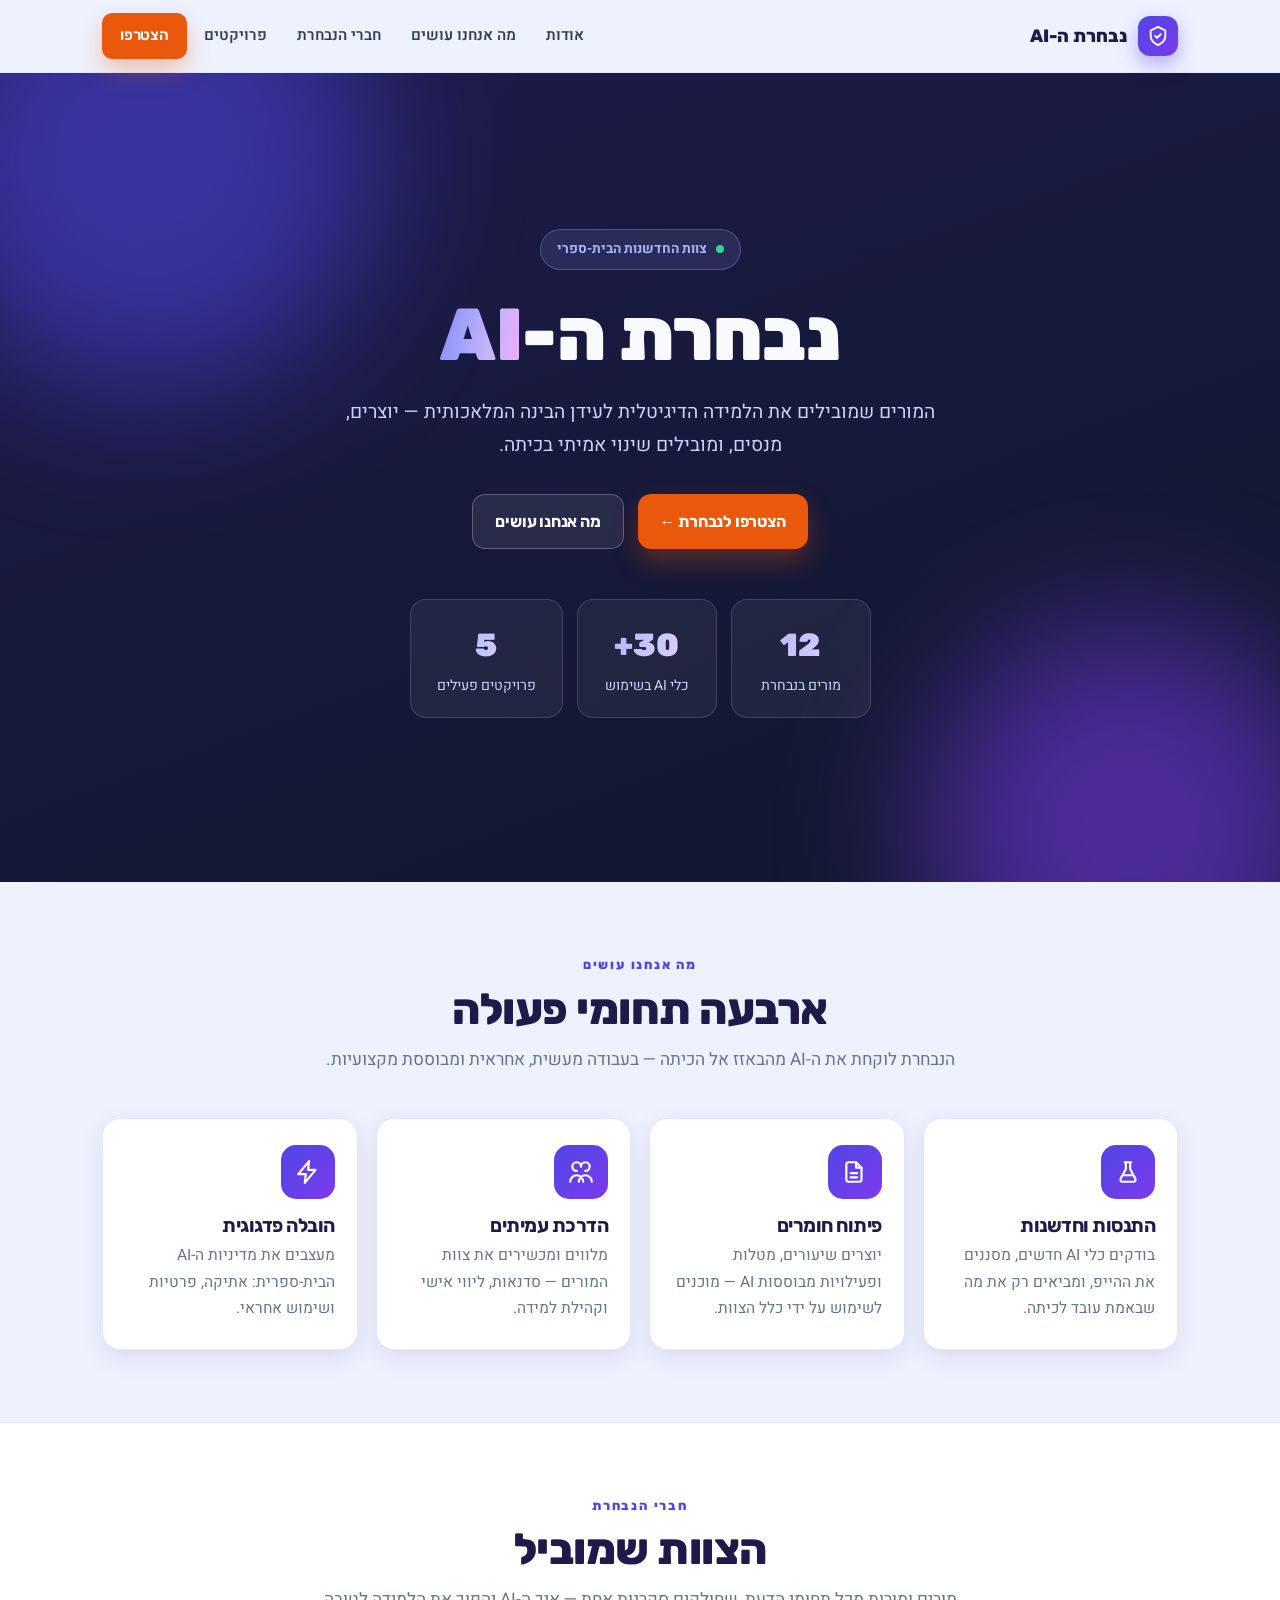
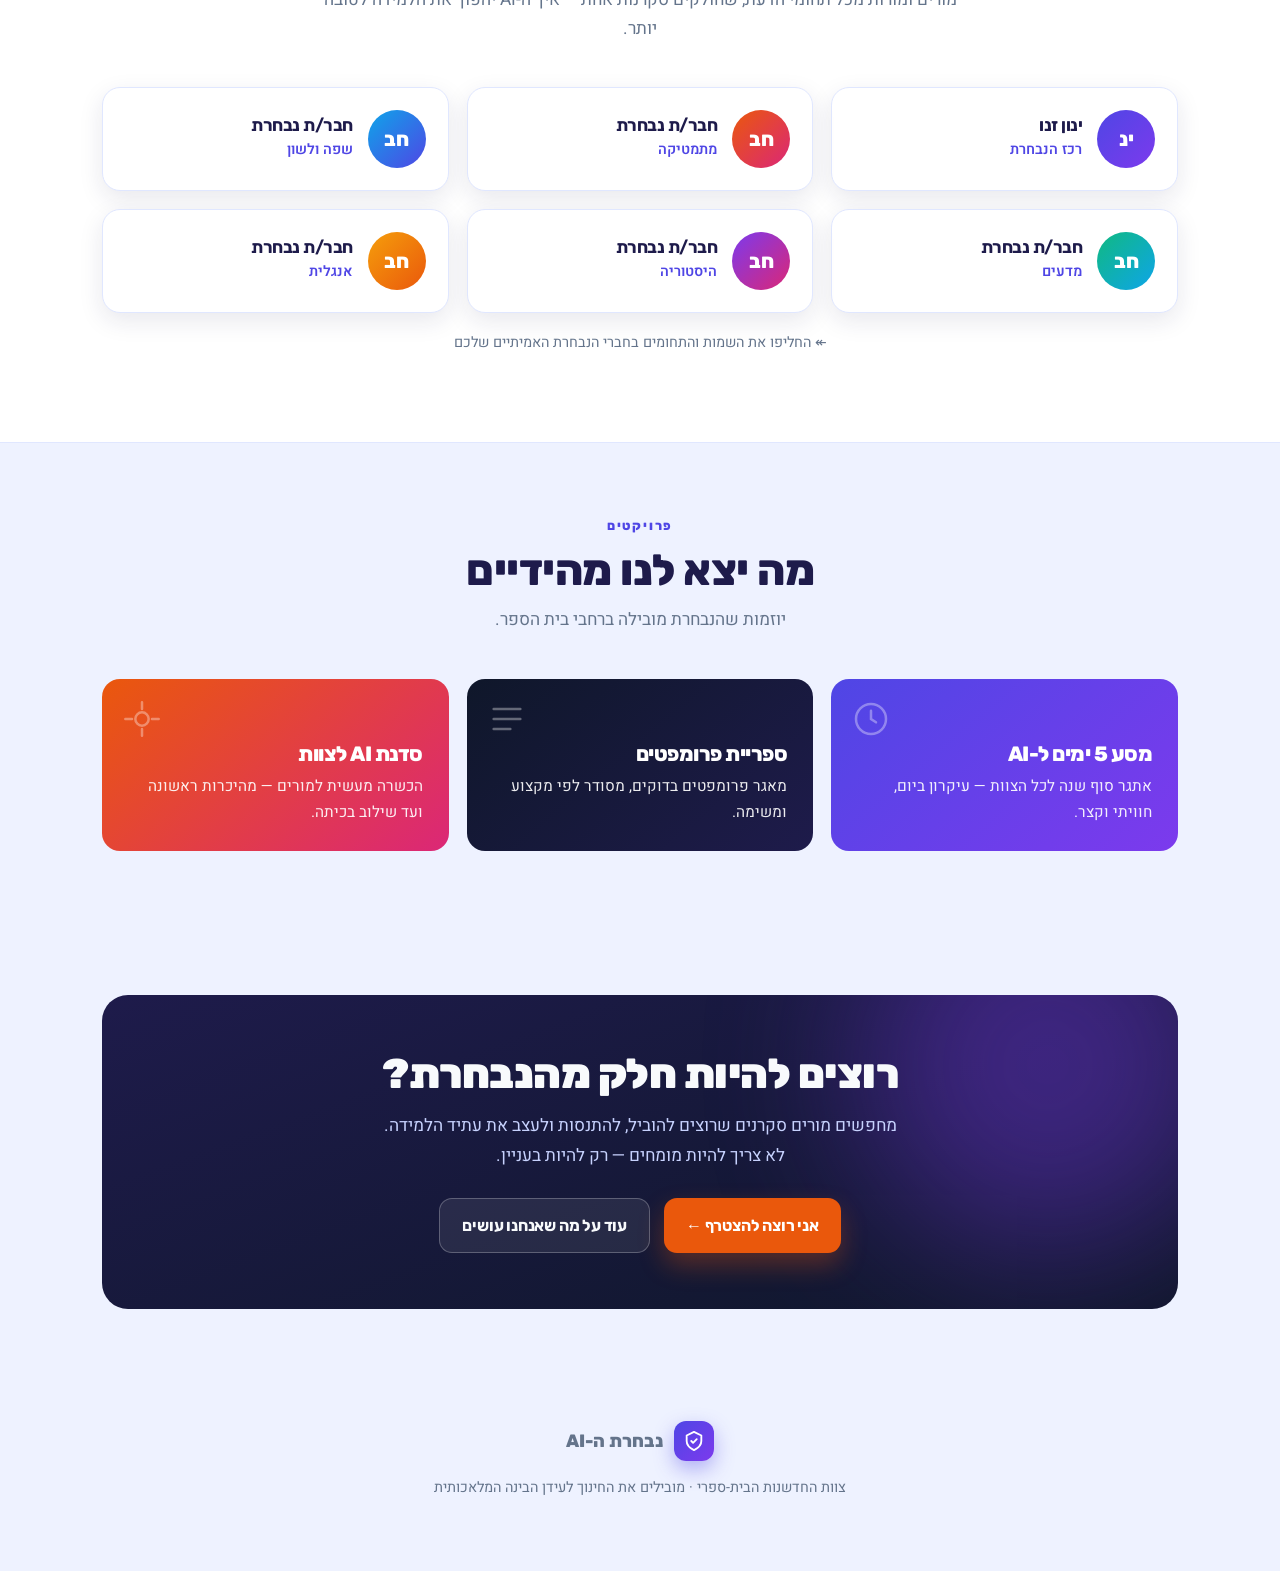
<file: ai-team.html>
<!DOCTYPE html>
<html lang="he" dir="rtl">
<head>
<meta charset="UTF-8" />
<meta name="viewport" content="width=device-width, initial-scale=1.0" />
<title>נבחרת ה-AI · צוות החדשנות הבית-ספרי</title>
<meta name="description" content="נבחרת ה-AI — המורים שמובילים את הלמידה הדיגיטלית לעידן הבינה המלאכותית. יוצרים, מנסים ומובילים שינוי." />
<link rel="preconnect" href="https://fonts.googleapis.com" />
<link rel="preconnect" href="https://fonts.gstatic.com" crossorigin />
<link href="https://fonts.googleapis.com/css2?family=Rubik:wght@500;600;700;800;900&family=Heebo:wght@300;400;500;600;700&display=swap" rel="stylesheet" />
<style>
  :root{
    --indigo:#4F46E5; --indigo-700:#4338CA; --violet:#7C3AED; --indigo-300:#A5B4FC;
    --orange:#EA580C; --orange-hover:#C2410C;
    --ink:#1E1B4B; --ink-2:#334155; --muted:#64748B;
    --bg:#EEF2FF; --card:#ffffff; --line:#E0E7FF; --line-2:#C7D2FE;
    --dark:#0F172A; --dark-2:#1E1B4B;
    --on-dark:#F8FAFC; --on-dark-muted:#C7D2FE;
    --shadow:0 20px 50px rgba(30,27,75,.14);
    --shadow-sm:0 8px 24px rgba(30,27,75,.10);
    --r:18px; --maxw:1120px;
  }
  *{box-sizing:border-box}
  html{scroll-behavior:smooth}
  body{margin:0;background:var(--bg);color:var(--ink);line-height:1.7;
    font-family:"Heebo",-apple-system,"Segoe UI",Arial,sans-serif;-webkit-font-smoothing:antialiased}
  .rubik{font-family:"Rubik","Heebo",sans-serif}
  a{color:inherit}
  .wrap{max-width:var(--maxw);margin:0 auto;padding:0 22px}
  h1,h2,h3{font-family:"Rubik","Heebo",sans-serif;letter-spacing:-.5px;line-height:1.12;margin:0}

  /* nav */
  header.nav{position:sticky;top:0;z-index:50;backdrop-filter:blur(12px);
    background:rgba(238,242,255,.82);border-bottom:1px solid var(--line)}
  .navin{display:flex;align-items:center;justify-content:space-between;gap:14px;padding:13px 22px;max-width:var(--maxw);margin:0 auto}
  .brand{display:flex;align-items:center;gap:11px;font-family:"Rubik";font-weight:800;font-size:1.12rem}
  .logo{width:40px;height:40px;border-radius:12px;display:grid;place-items:center;color:#fff;
    background:linear-gradient(135deg,var(--indigo),var(--violet));box-shadow:0 8px 20px rgba(79,70,229,.4)}
  nav.links{display:flex;gap:4px;align-items:center}
  nav.links a{font-size:.95rem;color:var(--ink-2);text-decoration:none;padding:9px 13px;border-radius:10px;font-weight:600;transition:.18s}
  nav.links a:hover{color:var(--indigo);background:rgba(79,70,229,.08)}
  @media(max-width:720px){nav.links a:not(.btn){display:none}}
  .btn{appearance:none;border:0;cursor:pointer;font-family:"Rubik";font-weight:700;font-size:1rem;text-decoration:none;
    display:inline-flex;align-items:center;gap:8px;padding:13px 22px;border-radius:13px;transition:.18s;letter-spacing:-.2px}
  .btn.cta{background:var(--orange);color:#fff;box-shadow:0 12px 26px rgba(234,88,12,.32)}
  .btn.cta:hover{background:var(--orange-hover);transform:translateY(-2px)}
  .btn.sm{padding:10px 18px;font-size:.95rem}
  .btn.ghost-d{background:rgba(255,255,255,.08);color:var(--on-dark);border:1px solid rgba(255,255,255,.25)}
  .btn.ghost-d:hover{background:rgba(255,255,255,.16)}
  .btn.indigo{background:linear-gradient(135deg,var(--indigo),var(--violet));color:#fff;box-shadow:0 12px 26px rgba(79,70,229,.34)}
  .btn.indigo:hover{transform:translateY(-2px)}

  /* hero */
  .hero{position:relative;overflow:hidden;background:linear-gradient(160deg,var(--dark-2),var(--dark));color:var(--on-dark)}
  .hero::before,.hero::after{content:"";position:absolute;border-radius:50%;filter:blur(70px);opacity:.55;pointer-events:none}
  .hero::before{width:460px;height:460px;background:var(--indigo);top:-140px;left:-80px}
  .hero::after{width:420px;height:420px;background:var(--violet);bottom:-160px;right:-60px}
  .heroin{position:relative;z-index:2;text-align:center;padding:84px 0 92px}
  .eyebrow{display:inline-flex;align-items:center;gap:9px;font-weight:700;font-size:.85rem;color:var(--indigo-300);
    background:rgba(165,180,252,.12);border:1px solid rgba(165,180,252,.3);padding:8px 16px;border-radius:999px;margin-bottom:24px}
  .dot{width:8px;height:8px;border-radius:50%;background:#34d399;box-shadow:0 0 0 0 rgba(52,211,153,.6);animation:pulse 2s infinite}
  @keyframes pulse{0%{box-shadow:0 0 0 0 rgba(52,211,153,.5)}70%{box-shadow:0 0 0 12px rgba(52,211,153,0)}100%{box-shadow:0 0 0 0 rgba(52,211,153,0)}}
  .hero h1{font-size:clamp(2.6rem,7vw,4.6rem);font-weight:900}
  .hero h1 .grad{background:linear-gradient(100deg,#818cf8,#c4b5fd 60%,#f0abfc);-webkit-background-clip:text;background-clip:text;color:transparent}
  .hero p.lead{color:var(--on-dark-muted);font-size:1.2rem;max-width:620px;margin:20px auto 32px}
  .hero-cta{display:flex;gap:14px;justify-content:center;flex-wrap:wrap}
  .stats{display:flex;gap:14px;justify-content:center;flex-wrap:wrap;margin-top:50px}
  .stat{background:rgba(255,255,255,.06);border:1px solid rgba(255,255,255,.14);border-radius:16px;padding:18px 26px;min-width:140px}
  .stat b{display:block;font-family:"Rubik";font-weight:900;font-size:2rem;background:linear-gradient(120deg,#a5b4fc,#e9d5ff);-webkit-background-clip:text;background-clip:text;color:transparent}
  .stat span{font-size:.88rem;color:var(--on-dark-muted)}

  /* sections */
  section{padding:72px 0}
  .sechead{text-align:center;max-width:640px;margin:0 auto 44px}
  .kicker{font-family:"Rubik";font-size:.8rem;letter-spacing:1.8px;text-transform:uppercase;color:var(--indigo);font-weight:800;margin-bottom:10px}
  .sechead h2{font-size:clamp(1.9rem,4.2vw,2.7rem);font-weight:800}
  .sechead p{color:var(--muted);margin:10px 0 0;font-size:1.08rem}

  .pillars{display:grid;grid-template-columns:repeat(4,1fr);gap:18px}
  @media(max-width:900px){.pillars{grid-template-columns:1fr 1fr}}
  @media(max-width:520px){.pillars{grid-template-columns:1fr}}
  .pillar{background:var(--card);border:1px solid var(--line);border-radius:var(--r);padding:26px 22px;transition:.2s;box-shadow:var(--shadow-sm)}
  .pillar:hover{transform:translateY(-4px);border-color:var(--line-2);box-shadow:var(--shadow)}
  .picon{width:54px;height:54px;border-radius:15px;display:grid;place-items:center;color:#fff;margin-bottom:16px;
    background:linear-gradient(135deg,var(--indigo),var(--violet))}
  .pillar h3{font-size:1.2rem;font-weight:700;margin-bottom:7px}
  .pillar p{color:var(--muted);font-size:.97rem;margin:0}

  /* members */
  .members{display:grid;grid-template-columns:repeat(3,1fr);gap:18px}
  @media(max-width:820px){.members{grid-template-columns:1fr 1fr}}
  @media(max-width:520px){.members{grid-template-columns:1fr}}
  .member{background:var(--card);border:1px solid var(--line);border-radius:var(--r);padding:22px;display:flex;align-items:center;gap:15px;transition:.2s;box-shadow:var(--shadow-sm)}
  .member:hover{transform:translateY(-3px);border-color:var(--line-2)}
  .avatar{width:58px;height:58px;border-radius:50%;flex:none;display:grid;place-items:center;color:#fff;font-family:"Rubik";font-weight:800;font-size:1.25rem}
  .member h3{font-size:1.08rem;font-weight:700}
  .member span{color:var(--indigo);font-weight:600;font-size:.9rem}

  /* projects bento */
  .bento{display:grid;grid-template-columns:repeat(3,1fr);gap:18px}
  @media(max-width:820px){.bento{grid-template-columns:1fr}}
  .proj{border-radius:var(--r);padding:26px;color:#fff;position:relative;overflow:hidden;min-height:172px;display:flex;flex-direction:column;justify-content:flex-end}
  .proj h3{font-size:1.3rem;font-weight:800;margin-bottom:6px}
  .proj p{margin:0;opacity:.92;font-size:.96rem}
  .proj.p1{background:linear-gradient(140deg,#4F46E5,#7C3AED)}
  .proj.p2{background:linear-gradient(140deg,#0F172A,#1E1B4B)}
  .proj.p3{background:linear-gradient(140deg,#EA580C,#DB2777)}
  .proj .pi{position:absolute;top:20px;left:20px;opacity:.35}

  /* join */
  .join{background:linear-gradient(160deg,var(--dark-2),var(--dark));color:var(--on-dark);border-radius:26px;
    padding:56px 30px;text-align:center;position:relative;overflow:hidden}
  .join::before{content:"";position:absolute;width:380px;height:380px;border-radius:50%;background:var(--violet);filter:blur(80px);opacity:.4;top:-120px;right:-60px}
  .join h2{position:relative;font-size:clamp(1.8rem,4vw,2.6rem);font-weight:900}
  .join p{position:relative;color:var(--on-dark-muted);max-width:520px;margin:14px auto 28px;font-size:1.08rem}
  .join .hero-cta{position:relative}

  footer{text-align:center;color:var(--muted);padding:40px 0 56px;font-size:.9rem}
  footer .brand{justify-content:center;margin-bottom:10px}

  @media(prefers-reduced-motion:reduce){*{animation:none!important;transition:none!important}}
</style>
</head>
<body>

<header class="nav">
  <div class="navin">
    <div class="brand">
      <span class="logo"><svg width="22" height="22" viewBox="0 0 24 24" fill="none" stroke="currentColor" stroke-width="2" stroke-linecap="round" stroke-linejoin="round"><path d="M12 2 4 6v6c0 5 3.4 7.7 8 10 4.6-2.3 8-5 8-10V6l-8-4Z"/><path d="M9 12l2 2 4-4"/></svg></span>
      נבחרת ה-AI
    </div>
    <nav class="links">
      <a href="#about">אודות</a>
      <a href="#do">מה אנחנו עושים</a>
      <a href="#team">חברי הנבחרת</a>
      <a href="#projects">פרויקטים</a>
      <a href="#join" class="btn cta sm">הצטרפו</a>
    </nav>
  </div>
</header>

<!-- HERO -->
<section class="hero" id="about">
  <div class="wrap heroin">
    <span class="eyebrow"><span class="dot"></span> צוות החדשנות הבית-ספרי</span>
    <h1 class="rubik">נבחרת ה-<span class="grad">AI</span></h1>
    <p class="lead">המורים שמובילים את הלמידה הדיגיטלית לעידן הבינה המלאכותית — יוצרים, מנסים, ומובילים שינוי אמיתי בכיתה.</p>
    <div class="hero-cta">
      <a href="#join" class="btn cta">הצטרפו לנבחרת ←</a>
      <a href="#do" class="btn ghost-d">מה אנחנו עושים</a>
    </div>
    <div class="stats">
      <div class="stat"><b>12</b><span>מורים בנבחרת</span></div>
      <div class="stat"><b>30+</b><span>כלי AI בשימוש</span></div>
      <div class="stat"><b>5</b><span>פרויקטים פעילים</span></div>
    </div>
  </div>
</section>

<!-- WHAT WE DO -->
<section id="do">
  <div class="wrap">
    <div class="sechead">
      <div class="kicker">מה אנחנו עושים</div>
      <h2>ארבעה תחומי פעולה</h2>
      <p>הנבחרת לוקחת את ה-AI מהבאזז אל הכיתה — בעבודה מעשית, אחראית ומבוססת מקצועיות.</p>
    </div>
    <div class="pillars">
      <div class="pillar">
        <div class="picon"><svg width="26" height="26" viewBox="0 0 24 24" fill="none" stroke="currentColor" stroke-width="2" stroke-linecap="round" stroke-linejoin="round"><path d="M9 3h6M10 3v6.5L5.2 18A2 2 0 0 0 7 21h10a2 2 0 0 0 1.8-2.9L14 9.5V3"/><path d="M7.5 15h9"/></svg></div>
        <h3>התנסות וחדשנות</h3>
        <p>בודקים כלי AI חדשים, מסננים את ההייפ, ומביאים רק את מה שבאמת עובד לכיתה.</p>
      </div>
      <div class="pillar">
        <div class="picon"><svg width="26" height="26" viewBox="0 0 24 24" fill="none" stroke="currentColor" stroke-width="2" stroke-linecap="round" stroke-linejoin="round"><path d="M4 5a2 2 0 0 1 2-2h7l5 5v11a2 2 0 0 1-2 2H6a2 2 0 0 1-2-2z"/><path d="M13 3v5h5M8 13h6M8 17h6"/></svg></div>
        <h3>פיתוח חומרים</h3>
        <p>יוצרים שיעורים, מטלות ופעילויות מבוססות AI — מוכנים לשימוש על ידי כלל הצוות.</p>
      </div>
      <div class="pillar">
        <div class="picon"><svg width="26" height="26" viewBox="0 0 24 24" fill="none" stroke="currentColor" stroke-width="2" stroke-linecap="round" stroke-linejoin="round"><path d="M16 11a4 4 0 1 0-4-4"/><path d="M8 11a4 4 0 1 1 4-4"/><path d="M2 21a6 6 0 0 1 12 0M10 21a6 6 0 0 1 12 0"/></svg></div>
        <h3>הדרכת עמיתים</h3>
        <p>מלווים ומכשירים את צוות המורים — סדנאות, ליווי אישי וקהילת למידה.</p>
      </div>
      <div class="pillar">
        <div class="picon"><svg width="26" height="26" viewBox="0 0 24 24" fill="none" stroke="currentColor" stroke-width="2" stroke-linecap="round" stroke-linejoin="round"><path d="M13 2 3 14h7l-1 8 10-12h-7z"/></svg></div>
        <h3>הובלה פדגוגית</h3>
        <p>מעצבים את מדיניות ה-AI הבית-ספרית: אתיקה, פרטיות ושימוש אחראי.</p>
      </div>
    </div>
  </div>
</section>

<!-- TEAM -->
<section id="team" style="background:#fff;border-block:1px solid var(--line)">
  <div class="wrap">
    <div class="sechead">
      <div class="kicker">חברי הנבחרת</div>
      <h2>הצוות שמוביל</h2>
      <p>מורים ומורות מכל תחומי הדעת, שחולקים סקרנות אחת — איך ה-AI יהפוך את הלמידה לטובה יותר.</p>
    </div>
    <div class="members">
      <div class="member"><div class="avatar" style="background:linear-gradient(135deg,#4F46E5,#7C3AED)">ינ</div><div><h3>ינון זנו</h3><span>רכז הנבחרת</span></div></div>
      <div class="member"><div class="avatar" style="background:linear-gradient(135deg,#EA580C,#DB2777)">חב</div><div><h3>חבר/ת נבחרת</h3><span>מתמטיקה</span></div></div>
      <div class="member"><div class="avatar" style="background:linear-gradient(135deg,#0EA5E9,#4F46E5)">חב</div><div><h3>חבר/ת נבחרת</h3><span>שפה ולשון</span></div></div>
      <div class="member"><div class="avatar" style="background:linear-gradient(135deg,#10B981,#0EA5E9)">חב</div><div><h3>חבר/ת נבחרת</h3><span>מדעים</span></div></div>
      <div class="member"><div class="avatar" style="background:linear-gradient(135deg,#7C3AED,#DB2777)">חב</div><div><h3>חבר/ת נבחרת</h3><span>היסטוריה</span></div></div>
      <div class="member"><div class="avatar" style="background:linear-gradient(135deg,#F59E0B,#EA580C)">חב</div><div><h3>חבר/ת נבחרת</h3><span>אנגלית</span></div></div>
    </div>
    <p style="text-align:center;color:var(--muted);font-size:.9rem;margin-top:18px">↞ החליפו את השמות והתחומים בחברי הנבחרת האמיתיים שלכם</p>
  </div>
</section>

<!-- PROJECTS -->
<section id="projects">
  <div class="wrap">
    <div class="sechead">
      <div class="kicker">פרויקטים</div>
      <h2>מה יצא לנו מהידיים</h2>
      <p>יוזמות שהנבחרת מובילה ברחבי בית הספר.</p>
    </div>
    <div class="bento">
      <div class="proj p1">
        <span class="pi"><svg width="40" height="40" viewBox="0 0 24 24" fill="none" stroke="currentColor" stroke-width="1.5"><circle cx="12" cy="12" r="9"/><path d="M12 7v5l3 2" stroke-linecap="round"/></svg></span>
        <h3>מסע 5 ימים ל-AI</h3>
        <p>אתגר סוף שנה לכל הצוות — עיקרון ביום, חוויתי וקצר.</p>
      </div>
      <div class="proj p2">
        <span class="pi"><svg width="40" height="40" viewBox="0 0 24 24" fill="none" stroke="currentColor" stroke-width="1.5"><path d="M4 6h16M4 12h16M4 18h10" stroke-linecap="round"/></svg></span>
        <h3>ספריית פרומפטים</h3>
        <p>מאגר פרומפטים בדוקים, מסודר לפי מקצוע ומשימה.</p>
      </div>
      <div class="proj p3">
        <span class="pi"><svg width="40" height="40" viewBox="0 0 24 24" fill="none" stroke="currentColor" stroke-width="1.5"><path d="M12 2v4M12 18v4M2 12h4M18 12h4" stroke-linecap="round"/><circle cx="12" cy="12" r="4"/></svg></span>
        <h3>סדנת AI לצוות</h3>
        <p>הכשרה מעשית למורים — מהיכרות ראשונה ועד שילוב בכיתה.</p>
      </div>
    </div>
  </div>
</section>

<!-- JOIN -->
<section id="join">
  <div class="wrap">
    <div class="join">
      <h2 class="rubik">רוצים להיות חלק מהנבחרת?</h2>
      <p>מחפשים מורים סקרנים שרוצים להוביל, להתנסות ולעצב את עתיד הלמידה. לא צריך להיות מומחים — רק להיות בעניין.</p>
      <div class="hero-cta">
        <a href="mailto:yenon853@gmail.com?subject=הצטרפות%20לנבחרת%20ה-AI" class="btn cta">אני רוצה להצטרף ←</a>
        <a href="#do" class="btn ghost-d">עוד על מה שאנחנו עושים</a>
      </div>
    </div>
  </div>
</section>

<footer>
  <div class="wrap">
    <div class="brand"><span class="logo"><svg width="22" height="22" viewBox="0 0 24 24" fill="none" stroke="currentColor" stroke-width="2" stroke-linecap="round" stroke-linejoin="round"><path d="M12 2 4 6v6c0 5 3.4 7.7 8 10 4.6-2.3 8-5 8-10V6l-8-4Z"/><path d="M9 12l2 2 4-4"/></svg></span> נבחרת ה-AI</div>
    <p>צוות החדשנות הבית-ספרי · מובילים את החינוך לעידן הבינה המלאכותית</p>
  </div>
</footer>

</body>
</html>
</file>
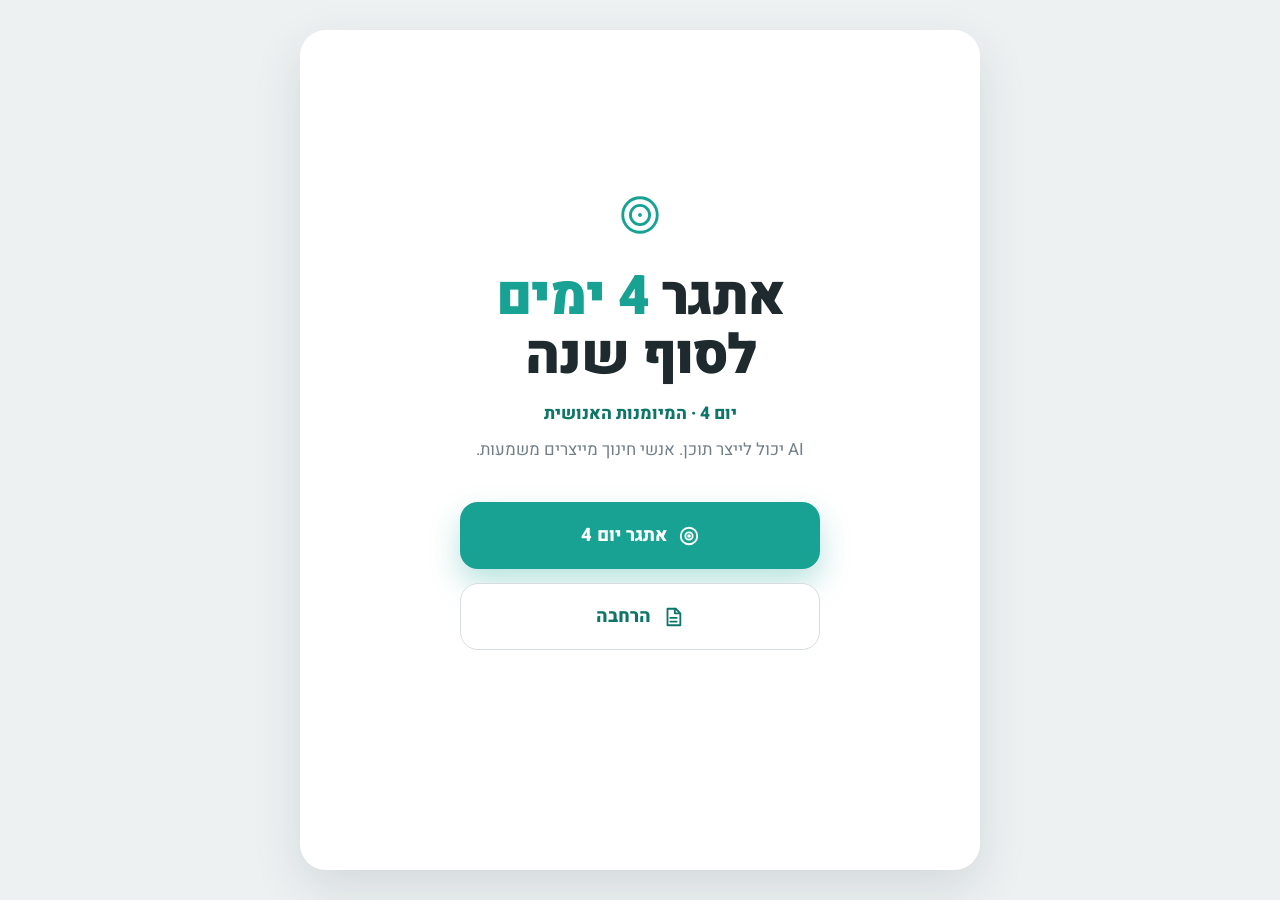
<file: day4.html>
<!DOCTYPE html>
<html lang="he" dir="rtl">
<head>
<meta charset="UTF-8" />
<meta name="viewport" content="width=device-width, initial-scale=1.0" />
<title>אתגר 4 ימים לסוף שנה · המיומנות האנושית</title>
<meta name="description" content="יום 4 באתגר סוף השנה: תנו ל-AI לעבוד, וגלו מה רק אתם, אנשי החינוך, יכולים להוסיף." />
<link rel="preconnect" href="https://fonts.googleapis.com" />
<link rel="preconnect" href="https://fonts.gstatic.com" crossorigin />
<link href="https://fonts.googleapis.com/css2?family=Heebo:wght@400;500;600;700;800;900&display=swap" rel="stylesheet" />
<style>
  :root{
    --page:#eef1f2; --app:#ffffff; --ink:#1f2a2e; --muted:#727f88;
    --line:#e3e8eb; --line2:#d6dde0;
    --teal:#18a294; --teal-d:#0e7569; --teal-soft:#e7f6f4;
    --shadow:0 18px 50px rgba(20,50,55,.12);
  }
  *{box-sizing:border-box}
  html{scroll-behavior:smooth}
  body{margin:0;background:var(--page);color:var(--ink);
    font-family:"Heebo",-apple-system,"Segoe UI",Arial,sans-serif;line-height:1.65;min-height:100vh}
  .shell{width:100%;max-width:680px;margin:0 auto;background:var(--app);min-height:100vh;display:flex;flex-direction:column}
  .inner{padding:clamp(20px,4vw,40px)}
  @media(min-width:760px){
    body{padding:30px 16px}
    .shell{min-height:auto;border-radius:26px;box-shadow:var(--shadow);overflow:hidden;min-height:calc(100vh - 60px)}
  }

  /* entry */
  .entry{min-height:78vh;display:flex;flex-direction:column;justify-content:center;align-items:center;text-align:center;gap:0}
  .mark{color:var(--teal);margin-bottom:22px}
  .hero-title{font-size:clamp(2.4rem,7vw,3.4rem);font-weight:900;margin:0 0 14px;letter-spacing:-1px;line-height:1.08;color:var(--ink)}
  .hero-title em{font-style:normal;color:var(--teal)}
  .entry .sub{color:var(--teal-d);font-weight:800;font-size:1.08rem;margin:0 0 8px}
  .entry .tag2{color:var(--muted);font-size:1.05rem;max-width:360px;margin:0 0 38px}
  .entry-btns{display:flex;flex-direction:column;gap:14px;width:100%;max-width:360px}
  .big-btn{appearance:none;cursor:pointer;font-family:inherit;font-weight:800;font-size:1.15rem;
    padding:19px 22px;border-radius:18px;display:flex;align-items:center;justify-content:center;gap:11px;transition:.16s;border:1.5px solid transparent}
  .big-btn.primary{background:var(--teal);color:#fff;box-shadow:0 14px 30px rgba(24,162,148,.3)}
  .big-btn.primary:hover{background:var(--teal-d);transform:translateY(-2px)}
  .big-btn.outline{background:#fff;color:var(--teal-d);border-color:var(--line2)}
  .big-btn.outline:hover{border-color:var(--teal);background:var(--teal-soft);transform:translateY(-2px)}

  /* wizard top bar */
  .bar{display:flex;align-items:center;justify-content:space-between;margin-bottom:10px}
  .back{display:inline-flex;align-items:center;gap:6px;cursor:pointer;color:var(--muted);font-weight:700;font-size:.95rem;text-decoration:none}
  .back:hover{color:var(--teal-d)}
  .counter{font-size:.85rem;font-weight:800;color:var(--teal-d)}
  .progress{height:6px;background:var(--line);border-radius:999px;overflow:hidden;margin:6px 0 22px}
  .progress-fill{height:100%;background:var(--teal);width:16%;transition:.3s;border-radius:999px}

  .panel{animation:fade .25s ease}
  @keyframes fade{from{opacity:0;transform:translateY(8px)}to{opacity:1;transform:none}}
  .sec-h{display:flex;align-items:center;gap:9px;margin-bottom:4px}
  .sec-h .ic{width:24px;height:24px;color:var(--teal);flex:none;display:grid;place-items:center}
  .sec-h h2{margin:0;font-size:clamp(1.2rem,3vw,1.5rem);font-weight:900;color:var(--teal-d);letter-spacing:-.3px}
  .sub{color:var(--muted);margin:0 0 6px;font-size:1rem}

  .pills{display:flex;flex-wrap:wrap;gap:11px;margin-top:18px}
  .pill{position:relative;cursor:pointer;user-select:none}
  .pill input{position:absolute;inset:0;opacity:0;margin:0;cursor:pointer}
  .pill span{display:inline-flex;padding:12px 20px;border-radius:999px;border:1px solid var(--line2);background:#fff;font-weight:600;font-size:1rem;color:var(--ink);transition:.15s}
  .pill:hover span{border-color:var(--teal)}
  .pill:has(input:checked) span{background:var(--teal);border-color:var(--teal);color:#fff;font-weight:700}

  .field{width:100%;background:#fff;border:1px solid var(--line2);border-radius:14px;color:var(--ink);font-family:inherit;font-size:1.02rem;padding:15px 16px;margin-top:16px}
  textarea.field{resize:vertical;min-height:120px}
  .field:focus{outline:none;border-color:var(--teal);box-shadow:0 0 0 3px var(--teal-soft)}

  .btn{appearance:none;border:0;cursor:pointer;font-family:inherit;font-weight:800;font-size:1.02rem;
    padding:15px 26px;border-radius:14px;background:var(--teal);color:#fff;display:inline-flex;align-items:center;justify-content:center;gap:9px;transition:.15s;box-shadow:0 10px 22px rgba(24,162,148,.26)}
  .btn:hover{background:var(--teal-d);transform:translateY(-1px)}
  .btn.ghost{background:#fff;color:var(--teal-d);border:1.5px solid var(--line2);box-shadow:none}
  .btn.ghost:hover{border-color:var(--teal);background:var(--teal-soft)}
  .btn:disabled{opacity:.45;cursor:not-allowed;transform:none}
  #genBtn{margin-top:18px}

  .taskcard{margin-top:18px;border:1px solid var(--teal);border-radius:16px;overflow:hidden;box-shadow:0 10px 26px rgba(24,162,148,.16);animation:fade .25s ease}
  .taskcard .tc-h{background:var(--teal);color:#fff;padding:13px 16px;font-weight:800;display:flex;align-items:center;gap:9px;font-size:1rem}
  .taskcard .tc-b{padding:16px 18px;background:#fff}
  .taskcard .tc-title{font-weight:900;font-size:1.25rem;color:var(--ink);margin-bottom:4px}
  .taskcard .tc-kind{color:var(--teal-d);font-weight:700;font-size:.88rem;margin-bottom:12px}
  .taskcard ol{margin:0;padding-inline-start:20px;color:#33414a}
  .taskcard li{margin:8px 0}

  .crows{display:flex;flex-direction:column;gap:11px;margin-top:18px}
  .crow{display:flex;align-items:center;gap:12px;cursor:pointer;background:#fff;border:1px solid var(--line2);border-radius:13px;padding:14px 16px;transition:.15s}
  .crow:hover{border-color:var(--teal)}
  .crow input{position:absolute;opacity:0;width:0;height:0}
  .box{width:22px;height:22px;border:2px solid var(--line2);border-radius:6px;flex:none;display:grid;place-items:center;transition:.15s}
  .box svg{opacity:0;color:#fff}
  .crow .lab{flex:1;text-align:right;font-weight:600}
  .crow:has(input:checked){border-color:var(--teal);background:var(--teal-soft)}
  .crow:has(input:checked) .box{background:var(--teal);border-color:var(--teal)}
  .crow:has(input:checked) .box svg{opacity:1}

  .cards{display:grid;grid-template-columns:repeat(auto-fit,minmax(140px,1fr));gap:12px;margin-top:18px}
  .card{position:relative;cursor:pointer;background:#fff;border:1px solid var(--line2);border-radius:16px;padding:18px 12px;text-align:center;transition:.15s}
  .card input{position:absolute;inset:0;opacity:0;cursor:pointer;margin:0}
  .card .cic{width:44px;height:44px;border-radius:50%;background:var(--teal-soft);color:var(--teal-d);display:grid;place-items:center;margin:0 auto 9px;transition:.15s}
  .card .cl{font-weight:700;font-size:.96rem}
  .card:hover{border-color:var(--teal)}
  .card:has(input:checked){border-color:var(--teal);background:var(--teal-soft)}
  .card:has(input:checked) .cic{background:var(--teal);color:#fff}

  .qcard{margin-top:18px;background:#fafbfb;border:1px solid var(--line);border-radius:16px;padding:16px 18px}
  .qlist{margin:0;padding:0;list-style:none}
  .qlist li{margin:9px 0;font-weight:600;display:flex;align-items:center;gap:9px}
  .qlist .x{color:#d06363;font-weight:900}
  .qlist .v{color:var(--teal);font-weight:900}

  .need{color:#c0560f;font-weight:700;font-size:.9rem;margin-top:12px;min-height:1.1em}
  .wiznav{display:flex;gap:12px;margin-top:26px}
  .wiznav .btn{flex:1}

  /* summary */
  .sumhead{text-align:center;margin-bottom:8px}
  .sumhead .ribbon{display:inline-block;font-weight:800;color:var(--teal-d);background:var(--teal-soft);border:1px solid #bfe7e1;padding:7px 16px;border-radius:999px;font-size:.85rem;margin-bottom:10px}
  .sumhead h2{font-size:clamp(1.5rem,4vw,2rem);font-weight:900;margin:0;color:var(--ink)}
  .sumcard{border:1px solid var(--line2);border-radius:18px;overflow:hidden;margin-top:18px}
  .sumsec{padding:16px 18px;border-bottom:1px solid var(--line)}
  .sumsec:last-child{border-bottom:0}
  .sumsec .t{font-size:.78rem;letter-spacing:.6px;font-weight:800;color:var(--teal);text-transform:uppercase;margin-bottom:6px}
  .sumsec .v{font-weight:600;color:var(--ink)}
  .sumsec.human{background:var(--teal-soft)}
  .sumsec ol{margin:6px 0 0;padding-inline-start:20px}
  .sumsec li{margin:5px 0;color:#33414a}
  .sum-punch{font-weight:900;color:var(--teal-d);text-align:center;font-size:1.15rem;margin:20px 0 4px;line-height:1.4}
  .sum-actions{display:flex;gap:12px;margin-top:18px}
  .sum-actions .btn{flex:1}
  .next-day{text-align:center;margin-top:20px;color:var(--muted);font-weight:700}

  /* article */
  .article .tag{font-size:.74rem;letter-spacing:1.2px;text-transform:uppercase;color:var(--teal);font-weight:800}
  .article h2{font-size:clamp(1.4rem,4vw,1.9rem);margin:.25em 0 .05em;font-weight:900;color:var(--ink);letter-spacing:-.4px;line-height:1.25}
  .article .byline{color:var(--muted);font-weight:700;margin-bottom:14px}
  .article h3{font-size:1.15rem;margin:1.3em 0 .25em;font-weight:800;color:var(--teal-d)}
  .article p{margin:.65em 0;color:#33414a}
  .article ul{padding-inline-start:20px;color:#33414a}
  .article li{margin:6px 0}.article li b{color:var(--ink)}
  .links{margin-top:20px;border-top:1px solid var(--line);padding-top:16px;display:flex;flex-direction:column;gap:9px}
  .links a{display:inline-flex;align-items:center;gap:8px;font-weight:700;text-decoration:none;color:var(--teal-d);background:var(--teal-soft);border:1px solid #cdeae5;padding:11px 14px;border-radius:12px}
  .links a:hover{background:#d7f0ec}
  [hidden]{display:none!important}
</style>
</head>
<body>
<div class="shell"><div class="inner">

  <!-- ===== כניסה ===== -->
  <section class="entry" id="entry">
    <span class="mark"><svg width="46" height="46" viewBox="0 0 24 24" fill="none" stroke="currentColor" stroke-width="1.5" stroke-linecap="round" stroke-linejoin="round"><circle cx="12" cy="12" r="9"/><circle cx="12" cy="12" r="5"/><circle cx="12" cy="12" r="1" fill="currentColor" stroke="none"/></svg></span>
    <h1 class="hero-title">אתגר <em>4 ימים</em><br/>לסוף שנה</h1>
    <p class="sub">יום 4 · המיומנות האנושית</p>
    <p class="tag2">AI יכול לייצר תוכן. אנשי חינוך מייצרים משמעות.</p>
    <div class="entry-btns">
      <button class="big-btn primary" data-go="challenge"><svg width="22" height="22" viewBox="0 0 24 24" fill="none" stroke="currentColor" stroke-width="2" stroke-linecap="round" stroke-linejoin="round"><circle cx="12" cy="12" r="9"/><circle cx="12" cy="12" r="4"/><circle cx="12" cy="12" r="1" fill="currentColor"/></svg> אתגר יום 4</button>
      <button class="big-btn outline" data-go="article"><svg width="22" height="22" viewBox="0 0 24 24" fill="none" stroke="currentColor" stroke-width="2" stroke-linecap="round" stroke-linejoin="round"><path d="M6 3h9l5 5v13H6z"/><path d="M14 3v5h5M9 13h7M9 17h7"/></svg> הרחבה</button>
    </div>
  </section>

  <!-- ===== אתגר (אשף, שאלה אחת בכל פעם) ===== -->
  <div id="view-challenge" hidden>
    <div class="bar">
      <a class="back" data-back><svg width="18" height="18" viewBox="0 0 24 24" fill="none" stroke="currentColor" stroke-width="2" stroke-linecap="round" stroke-linejoin="round"><path d="m9 6 6 6-6 6"/></svg> חזרה</a>
      <div class="counter" id="counter">שלב 1 מתוך 6</div>
    </div>
    <div class="progress"><div class="progress-fill" id="progressFill"></div></div>

    <!-- שלב 1 -->
    <div class="panel" id="p1">
      <div class="sec-h"><span class="ic"><svg width="22" height="22" viewBox="0 0 24 24" fill="none" stroke="currentColor" stroke-width="2"><path d="M12 2v4M12 18v4M2 12h4M18 12h4" stroke-linecap="round"/><circle cx="12" cy="12" r="4"/></svg></span><h2>תנו ל-AI לעבוד</h2></div>
      <p class="sub">מה תרצו שהבינה המלאכותית תיצור עבורכם?</p>
      <div class="pills">
        <label class="pill"><input type="radio" name="s1" value="שיעור"><span>שיעור</span></label>
        <label class="pill"><input type="radio" name="s1" value="משימה לתלמידים"><span>משימה לתלמידים</span></label>
        <label class="pill"><input type="radio" name="s1" value="דף עבודה"><span>דף עבודה</span></label>
        <label class="pill"><input type="radio" name="s1" value="פתיחה לשיעור"><span>פתיחה לשיעור</span></label>
        <label class="pill"><input type="radio" name="s1" value="פעילות כיתתית"><span>פעילות כיתתית</span></label>
        <label class="pill"><input type="radio" name="s1" value="סיכום נושא"><span>סיכום נושא</span></label>
      </div>
    </div>

    <!-- שלב 2 -->
    <div class="panel" id="p2" hidden>
      <div class="sec-h"><span class="ic"><svg width="22" height="22" viewBox="0 0 24 24" fill="none" stroke="currentColor" stroke-width="2" stroke-linecap="round" stroke-linejoin="round"><path d="M21 10c0 6-9 12-9 12s-9-6-9-12a9 9 0 0 1 18 0Z"/><circle cx="12" cy="10" r="2.5"/></svg></span><h2>בחרו נושא</h2></div>
      <p class="sub">על איזה נושא ליצור את התוצר?</p>
      <div class="pills">
        <label class="pill"><input type="radio" name="s2" value="מלחמת העולם הראשונה"><span>מלחמת העולם הראשונה</span></label>
        <label class="pill"><input type="radio" name="s2" value="שינוי האקלים"><span>שינוי האקלים</span></label>
        <label class="pill"><input type="radio" name="s2" value="משפט פיתגורס"><span>משפט פיתגורס</span></label>
        <label class="pill"><input type="radio" name="s2" value="כתיבת טיעון"><span>כתיבת טיעון</span></label>
      </div>
    </div>

    <!-- שלב 3 -->
    <div class="panel" id="p3" hidden>
      <div class="sec-h"><span class="ic"><svg width="22" height="22" viewBox="0 0 24 24" fill="none" stroke="currentColor" stroke-width="2" stroke-linecap="round" stroke-linejoin="round"><path d="M4 6h16M4 12h10M4 18h7"/></svg></span><h2>תוצר ה-AI</h2></div>
      <p class="sub">לחצו "צור" ותקבלו כרטיס משימה מוכן לפי הבחירה שלכם.</p>
      <button class="btn" id="genBtn"><svg width="20" height="20" viewBox="0 0 24 24" fill="none" stroke="currentColor" stroke-width="2" stroke-linecap="round" stroke-linejoin="round"><path d="M12 3v3M12 18v3M5.6 5.6l2.1 2.1M16.3 16.3l2.1 2.1M3 12h3M18 12h3M5.6 18.4l2.1-2.1M16.3 7.7l2.1-2.1"/></svg> צור</button>
      <div id="taskOut"></div>
    </div>

    <!-- שלב 4 -->
    <div class="panel" id="p4" hidden>
      <div class="sec-h"><span class="ic"><svg width="22" height="22" viewBox="0 0 24 24" fill="none" stroke="currentColor" stroke-width="2" stroke-linecap="round" stroke-linejoin="round"><path d="M9 11l3 3L22 4"/><path d="M21 12v7a2 2 0 0 1-2 2H5a2 2 0 0 1-2-2V5a2 2 0 0 1 2-2h11"/></svg></span><h2>החלק החשוב: מה תוסיפו מעצמכם?</h2></div>
      <p class="sub">סמנו מה חסר בתוצר — ואז כתבו את התוספת האנושית שלכם.</p>
      <div class="crows">
        <label class="crow"><input type="checkbox" name="miss" value="סיפור אמיתי"><span class="box"><svg width="13" height="13" viewBox="0 0 24 24" fill="none" stroke="currentColor" stroke-width="3.5" stroke-linecap="round" stroke-linejoin="round"><path d="M20 6 9 17l-5-5"/></svg></span><span class="lab">סיפור אמיתי</span></label>
        <label class="crow"><input type="checkbox" name="miss" value="דוגמה מהכיתה"><span class="box"><svg width="13" height="13" viewBox="0 0 24 24" fill="none" stroke="currentColor" stroke-width="3.5" stroke-linecap="round" stroke-linejoin="round"><path d="M20 6 9 17l-5-5"/></svg></span><span class="lab">דוגמה מהכיתה</span></label>
        <label class="crow"><input type="checkbox" name="miss" value="קשר לעולם של התלמיד"><span class="box"><svg width="13" height="13" viewBox="0 0 24 24" fill="none" stroke="currentColor" stroke-width="3.5" stroke-linecap="round" stroke-linejoin="round"><path d="M20 6 9 17l-5-5"/></svg></span><span class="lab">קשר לעולם של התלמיד</span></label>
        <label class="crow"><input type="checkbox" name="miss" value="שאלה מעוררת חשיבה"><span class="box"><svg width="13" height="13" viewBox="0 0 24 24" fill="none" stroke="currentColor" stroke-width="3.5" stroke-linecap="round" stroke-linejoin="round"><path d="M20 6 9 17l-5-5"/></svg></span><span class="lab">שאלה מעוררת חשיבה</span></label>
        <label class="crow"><input type="checkbox" name="miss" value="דיון ערכי"><span class="box"><svg width="13" height="13" viewBox="0 0 24 24" fill="none" stroke="currentColor" stroke-width="3.5" stroke-linecap="round" stroke-linejoin="round"><path d="M20 6 9 17l-5-5"/></svg></span><span class="lab">דיון ערכי</span></label>
        <label class="crow"><input type="checkbox" name="miss" value="רגש"><span class="box"><svg width="13" height="13" viewBox="0 0 24 24" fill="none" stroke="currentColor" stroke-width="3.5" stroke-linecap="round" stroke-linejoin="round"><path d="M20 6 9 17l-5-5"/></svg></span><span class="lab">רגש</span></label>
        <label class="crow"><input type="checkbox" name="miss" value="הומור"><span class="box"><svg width="13" height="13" viewBox="0 0 24 24" fill="none" stroke="currentColor" stroke-width="3.5" stroke-linecap="round" stroke-linejoin="round"><path d="M20 6 9 17l-5-5"/></svg></span><span class="lab">הומור</span></label>
      </div>
      <label class="sub" style="display:block;margin-top:18px;font-weight:700;color:var(--ink)">כתבו את התוספת שלכם (הרגש / הסיפור / הדוגמה שתביאו):</label>
      <textarea class="field" id="addition" placeholder="לדוגמה: אספר על השכן שלי שחווה את זה / אשאל אותם מתי הם הרגישו ככה…"></textarea>
    </div>

    <!-- שלב 5 -->
    <div class="panel" id="p5" hidden>
      <div class="sec-h"><span class="ic"><svg width="22" height="22" viewBox="0 0 24 24" fill="none" stroke="currentColor" stroke-width="2" stroke-linecap="round" stroke-linejoin="round"><path d="M12 2a10 10 0 1 0 0 20c1.1 0 2-.9 2-2 0-.5-.2-1-.5-1.3-.3-.4-.5-.8-.5-1.2 0-.8.7-1.5 1.5-1.5H16a6 6 0 0 0 6-6c0-5-4.5-8-10-8Z"/><circle cx="8.5" cy="7.5" r="1.2" fill="currentColor"/><circle cx="6.5" cy="12.5" r="1.2" fill="currentColor"/></svg></span><h2>המיומנות האנושית</h2></div>
      <p class="sub">איזו מיומנות אנושית תוסיף הכי הרבה ערך לתוצר?</p>
      <div class="cards">
        <label class="card"><input type="radio" name="s5" value="חשיבה ביקורתית"><div class="cic"><svg width="22" height="22" viewBox="0 0 24 24" fill="none" stroke="currentColor" stroke-width="2" stroke-linecap="round" stroke-linejoin="round"><circle cx="11" cy="11" r="7"/><path d="m21 21-4.3-4.3"/></svg></div><div class="cl">חשיבה ביקורתית</div></label>
        <label class="card"><input type="radio" name="s5" value="יצירתיות"><div class="cic"><svg width="22" height="22" viewBox="0 0 24 24" fill="none" stroke="currentColor" stroke-width="2" stroke-linecap="round" stroke-linejoin="round"><circle cx="13.5" cy="6.5" r="1.5"/><circle cx="17.5" cy="10.5" r="1.5"/><circle cx="8.5" cy="7.5" r="1.5"/><circle cx="6.5" cy="12.5" r="1.5"/><path d="M12 2a10 10 0 1 0 0 20c1.1 0 2-.9 2-2 0-.5-.2-1-.5-1.3-.3-.4-.5-.8-.5-1.2 0-.8.7-1.5 1.5-1.5H16a6 6 0 0 0 6-6c0-5-4.5-8-10-8Z"/></svg></div><div class="cl">יצירתיות</div></label>
        <label class="card"><input type="radio" name="s5" value="שיתוף פעולה"><div class="cic"><svg width="22" height="22" viewBox="0 0 24 24" fill="none" stroke="currentColor" stroke-width="2" stroke-linecap="round" stroke-linejoin="round"><path d="M16 11a4 4 0 1 0-4-4"/><path d="M8 11a4 4 0 1 1 4-4"/><path d="M2 21a6 6 0 0 1 12 0M10 21a6 6 0 0 1 12 0"/></svg></div><div class="cl">שיתוף פעולה</div></label>
        <label class="card"><input type="radio" name="s5" value="שיקול דעת"><div class="cic"><svg width="22" height="22" viewBox="0 0 24 24" fill="none" stroke="currentColor" stroke-width="2" stroke-linecap="round" stroke-linejoin="round"><path d="M12 3v18M5 7h14M5 7l-3 6a3 3 0 0 0 6 0L5 7Zm14 0-3 6a3 3 0 0 0 6 0l-3-6Z"/></svg></div><div class="cl">שיקול דעת</div></label>
        <label class="card"><input type="radio" name="s5" value="אמפתיה"><div class="cic"><svg width="22" height="22" viewBox="0 0 24 24" fill="none" stroke="currentColor" stroke-width="2" stroke-linecap="round" stroke-linejoin="round"><path d="M19 14c1.5-1.5 3-3.4 3-5.5A4.5 4.5 0 0 0 12 5 4.5 4.5 0 0 0 2 8.5c0 2.1 1.5 4 3 5.5l7 7Z"/></svg></div><div class="cl">אמפתיה</div></label>
        <label class="card"><input type="radio" name="s5" value="למידה עצמאית"><div class="cic"><svg width="22" height="22" viewBox="0 0 24 24" fill="none" stroke="currentColor" stroke-width="2" stroke-linecap="round" stroke-linejoin="round"><path d="M4 5a2 2 0 0 1 2-2h13v16H6a2 2 0 0 0-2 2z"/><path d="M19 17H6a2 2 0 0 0-2 2"/></svg></div><div class="cl">למידה עצמאית</div></label>
        <label class="card"><input type="radio" name="s5" value="פתרון בעיות"><div class="cic"><svg width="22" height="22" viewBox="0 0 24 24" fill="none" stroke="currentColor" stroke-width="2" stroke-linecap="round" stroke-linejoin="round"><path d="M11 4a2 2 0 1 1 4 0 2 2 0 0 0 2 2h.5a2 2 0 0 1 0 4 2 2 0 0 0 0 4H17a2 2 0 0 0-2 2 2 2 0 1 1-4 0 2 2 0 0 0-2-2H6.5a2 2 0 0 1 0-4 2 2 0 0 0 0-4H6a2 2 0 0 1 2-2 2 2 0 0 0 2-2Z"/></svg></div><div class="cl">פתרון בעיות</div></label>
      </div>
    </div>

    <!-- שלב 6 -->
    <div class="panel" id="p6" hidden>
      <div class="sec-h"><span class="ic"><svg width="22" height="22" viewBox="0 0 24 24" fill="none" stroke="currentColor" stroke-width="2" stroke-linecap="round" stroke-linejoin="round"><circle cx="12" cy="12" r="9"/><path d="M9.5 9.5a2.5 2.5 0 1 1 3.4 2.3c-.6.3-.9.8-.9 1.4v.3"/><circle cx="12" cy="17" r=".6" fill="currentColor"/></svg></span><h2>השאלה הגדולה</h2></div>
      <p class="sub">AI יודע לעשות הרבה. אבל… כתבו דבר אחד בלבד ש:</p>
      <div class="qcard"><ul class="qlist">
        <li><span class="x">✕</span> AI לא מכיר</li>
        <li><span class="x">✕</span> גוגל לא יודע</li>
        <li><span class="x">✕</span> ספר לימוד לא יכול ללמד</li>
        <li><span class="v">✓</span> אבל אתם מביאים בכל יום לכיתה</li>
      </ul></div>
      <textarea class="field" id="bigAns" placeholder="הדבר היחיד שרק אני מביא/ה לכיתה הוא…"></textarea>
    </div>

    <!-- סיכום / התוצר -->
    <div class="panel" id="psum" hidden>
      <div class="sumhead">
        <span class="ribbon">סיימתם · זה התוצר שלכם</span>
        <h2>התוצר שלך ליום 4</h2>
      </div>
      <div class="sumcard" id="sumcard"></div>
      <div class="sum-punch">AI ייצר את התוכן.<br/>אתם הוספתם את המשמעות.</div>
      <div class="sum-actions">
        <button class="btn" id="copyBtn"><svg width="18" height="18" viewBox="0 0 24 24" fill="none" stroke="currentColor" stroke-width="2" stroke-linecap="round" stroke-linejoin="round"><rect x="9" y="9" width="11" height="11" rx="2"/><path d="M5 15V5a2 2 0 0 1 2-2h10"/></svg> <span id="copyTxt">העתקת התוצר</span></button>
        <button class="btn ghost" id="restartBtn">להתחלה</button>
      </div>
      <div class="next-day">נתראה ביום 3 →</div>
    </div>

    <!-- ניווט אשף -->
    <div class="need" id="need"></div>
    <div class="wiznav" id="wiznav">
      <button class="btn ghost" id="backStep">חזרה</button>
      <button class="btn" id="nextStep">הבא</button>
    </div>
  </div>

  <!-- ===== הרחבה ===== -->
  <div id="view-article" class="article" hidden>
    <a class="back" data-back style="margin-bottom:10px"><svg width="18" height="18" viewBox="0 0 24 24" fill="none" stroke="currentColor" stroke-width="2" stroke-linecap="round" stroke-linejoin="round"><path d="m9 6 6 6-6 6"/></svg> חזרה</a>
    <div class="tag">מאמר הרחבה</div>
    <h2>אם AI יודע הכל, מה נשאר לנו ללמד?</h2>
    <div class="byline">ינון זנו</div>
    <p>הבינה המלאכותית נכנסה לחיים שלנו בסערה. מה שהתחיל ככלי ניסיוני הפך מהר מאוד לעוזר אישי, מורה פרטי, מתכנת ושותף מלא לחשיבה. אנחנו יכולים היום להפיק בשניות סיכומי שיעור, פתרונות לתרגילים מורכבים, מצגות שלמות ואפילו לקבל תשובות מותאמות אישית לבגרות.</p>
    <p>לנוכח המציאות הזו הרבה אנשי חינוך שואלים את עצמם: אם ה-AI יודע לעשות כל כך הרבה, מה התפקיד שלנו כמורים? השאלה הזו לא מגיעה רק מסקרנות טכנולוגית. היא נוגעת בבסיס העשייה שלנו: מה באמת חשוב ללמד בעולם שבו כל המידע זמין בלחיצת כפתור?</p>
    <h3>התחרות היא לא על ידע</h3>
    <p>הטעות הכי גדולה בדיון הזה היא ההנחה שאנחנו בתחרות מול המכונה על ידע. אבל בית הספר מעולם לא נועד להיות אנציקלופדיה. גם לפני ה-ChatGPT היו כאן ספרים, מנועי חיפוש ומאגרי מידע. הייחוד של החינוך אף פעם לא היה הנגשת המידע עצמו אלא היכולת לקחת את המידע הזה, להפוך אותו להבנה חותכת ולהפוך את ההבנה למשמעות ולפעולה.</p>
    <p>AI יכול לזרוק עלינו מידע אינסופי. הוא פשוט לא יכול להחליט בשבילנו מה מוסרי, מה נכון בהקשר מסוים או מה באמת משמעותי לתלמיד.</p>
    <h3>הידע לא נעלם – התפקיד שלו השתנה</h3>
    <p>פעם הערכנו תלמידים לפי הכמות שהם זוכרים. מי שידע לשלוף עובדות, תאריכים ונוסחאות נחשב לחזק יותר. היום היכולת החשובה היא כבר לא רק "לדעת". היכולת החשובה היא להבין, לבקר, ליישם ולשאול שאלות חכמות. למעשה, OECD מדגיש כי בעולם שבו המידע זמין לכולם, הערך עובר מהידיעה עצמה ליכולת להשתמש בידע באופן מושכל, ביקורתי ואחראי.</p>
    <p>דווקא בגלל שהמידע כל כך נגיש אנחנו חייבים ללמד את התלמידים איך להבחין בין מידע איכותי לפייק ניוז, בין עובדה לדעה ובין תשובה שנשמעת נכונה לתשובה אמיתית שיש לה משמעות.</p>
    <h3>האשליה של העבודה המושלמת</h3>
    <p>קחו לדוגמה עבודה להגשה. תלמיד אחד כותב אותה בעצמו במשך שלוש שעות. תלמיד שני מבקש מה-AI לכתוב אותה בשתי דקות. סביר להניח שהעבודה של התלמיד השני תהיה מנוסחת טוב יותר ואפילו מקיפה יותר. אבל האם הוא באמת למד משהו? לא בטוח.</p>
    <p>הפער הוא לא בתוצר הסופי אלא בתהליך החשיבה. מי בחר את המקורות? מי אימת את המידע? מי זיהה הנחות סמויות, חיבר בין הרעיונות ושאל את השאלות החדשות? הלמידה האמיתית קורית בראש, לא בהקלדה.</p>
    <h3>המיומנויות שעושות את ההבדל</h3>
    <p>מגמה זו אינה רק תחושה של אנשי חינוך. על פי World Economic Forum, המיומנויות המבוקשות ביותר בשנים הקרובות יהיו חשיבה אנליטית, יצירתיות, למידה מתמשכת, גמישות ויכולת לעבוד עם אנשים. ככל שהטכנולוגיה מתקדמת המיומנויות האנושיות שלנו הופכות לקריטיות יותר:</p>
    <ul>
      <li><b>חשיבה ביקורתית:</b> היכולת להטיל ספק, לזהות הטיות ולהעריך מקורות בעיניים פקוחות.</li>
      <li><b>יצירתיות:</b> AI יודע למקסס מידע קיים. אנחנו יודעים לדמיין אפשרויות חדשות ולחבר עולמות תוכן רחוקים.</li>
      <li><b>שיתוף פעולה:</b> למידה היא לא רק תהליך טכני אלא דיאלוג אנושי בגובה העיניים.</li>
      <li><b>שיקול דעת:</b> היכולת לקבל החלטות במצבי אי-ודאות ולהפעיל שיפוט מוסרי וערכי.</li>
    </ul>
    <h3>אז למה המורה עדיין רלוונטי? אולי יותר מתמיד</h3>
    <p>AI יכול להסביר חומר מצוין. המורה יודע לאיזה תלמיד צריך להסביר אותו אחרת. AI יכול לייצר תרגיל מדויק. המורה יודע מי מהתלמידים ייכנס לחרדה מולו. AI יכול לנסח הודעה תקנית להורים. המורה יודע אילו מילים יבנו שם אמון אמיתי.</p>
    <p>הערך שלנו כאנשי חינוך לא מגיע רק ממה שאנחנו יודעים. הוא נובע מהיכולת שלנו לראות את הילד שמולנו, להבין את הצרכים שלו, לאתגר אותו, להאמין בו ולעזור לו לצמוח. אלו יכולות אנושיות נטו.</p>
    <h3>האתגר האמיתי של מערכת החינוך</h3>
    <p>האתגר שלנו הוא לא לנצח את הבינה המלאכותית אלא לעבוד איתה חכם. במקום לשאול "איך AI יכול להחליף אותנו?", אנחנו צריכים לשאול: "איך AI יכול לפנות לנו זמן כדי לעשות את מה שרק אנחנו יכולים לעשות?". ברגע שהטכנולוגיה לוקחת עליה את המשימות הטכניות והשחורות נפתח לנו חלון אדיר להשקיע יותר בשיחות אישיות, בחשיבה משותפת ובפיתוח מיומנויות לחיים.</p>
    <p>הבינה המלאכותית לא מסמנת את סוף החינוך אלא פותחת לנו פרק חדש ומרתק. השאלה היום היא כבר לא "מה התלמיד יודע?" אלא "מה התלמיד יודע לעשות עם מה שהוא יודע?". וכאן, דווקא כאן, המקום שלנו כאנשי חינוך הופך למשמעותי מתמיד.</p>
    <div class="links">
      <a href="https://www.unesco.org/en/articles/guidance-generative-ai-education-and-research" target="_blank" rel="noopener">UNESCO – Generative AI in Education</a>
      <a href="https://www.weforum.org/reports/the-future-of-jobs-report-2025/" target="_blank" rel="noopener">Future of Jobs Report 2025</a>
      <a href="https://www.oecd.org/education/2030-project/" target="_blank" rel="noopener">OECD Future of Education and Skills 2030</a>
      <a href="https://tech.ed.gov/ai/future-of-teaching-and-learning/" target="_blank" rel="noopener">AI and the Future of Teaching and Learning</a>
    </div>
  </div>

</div></div>

<script>
  var entry=document.getElementById('entry');
  var vCh=document.getElementById('view-challenge');
  var vAr=document.getElementById('view-article');
  function showView(w){entry.hidden=true;vCh.hidden=(w!=='challenge');vAr.hidden=(w!=='article');if(w==='challenge'){cur=0;renderStep();}window.scrollTo(0,0);}
  function backHome(){vCh.hidden=true;vAr.hidden=true;entry.hidden=false;window.scrollTo(0,0);}
  document.querySelectorAll('[data-go]').forEach(function(b){b.addEventListener('click',function(){showView(b.getAttribute('data-go'));});});
  document.querySelectorAll('[data-back]').forEach(function(b){b.addEventListener('click',backHome);});

  /* ===== task templates (built-in) ===== */
  var TPL={
    "שיעור":function(t){return ["פתיחה: שאלה מעוררת שמחברת את התלמידים ל"+t+".","גוף: שלושה רעיונות מרכזיים, עם דוגמה לכל אחד.","סיכום: שאלת רפלקציה שמחברת את "+t+" לחיי התלמידים."];},
    "משימה לתלמידים":function(t){return ["הכירו את הרקע ל"+t+".","בחרו היבט אחד שמעניין אתכם והעמיקו בו.","הציגו את מה שלמדתם בפורמט לבחירתכם: פוסטר, סרטון או מצגת."];},
    "דף עבודה":function(t){return ["שאלה 1: מהם המושגים המרכזיים ב"+t+"?","שאלה 2: הסבירו במילים שלכם רעיון מרכזי אחד.","שאלה 3 (יישום): כיצד "+t+" בא לידי ביטוי בעולם שסביבכם?"];},
    "פתיחה לשיעור":function(t){return ["וו פתיחה: עובדה מפתיעה או שאלה פרובוקטיבית על "+t+".","דקה של מחשבה: מה כבר ידוע לכם על "+t+"?","גשר קצר אל מטרת השיעור."];},
    "פעילות כיתתית":function(t){return ["חלקו את הכיתה לקבוצות קטנות.","כל קבוצה חוקרת היבט אחר של "+t+".","שיתוף במליאה ודיון משותף על מה שעלה."];},
    "סיכום נושא":function(t){return ["שלוש הנקודות החשובות ביותר ב"+t+".","מושג מפתח אחד שכדאי לזכור.","שאלה פתוחה אחת שנשארת למחשבה."];}
  };
  function selVal(name){var el=document.querySelector('input[name="'+name+'"]:checked');return el?el.value:null;}
  function checkedVals(name){return Array.prototype.map.call(document.querySelectorAll('input[name="'+name+'"]:checked'),function(x){return x.value;});}
  function curTask(){var ty=selVal('s1'),to=selVal('s2');if(!ty||!to)return null;return {type:ty,topic:to,items:(TPL[ty]||TPL['משימה לתלמידים'])(to)};}

  function renderTaskCard(){
    var out=document.getElementById('taskOut');var tk=curTask();
    if(!tk){out.innerHTML='<div class="need" style="margin-top:14px">בחרו קודם סוג תוצר ונושא (שלבים 1–2)</div>';return;}
    out.innerHTML='<div class="taskcard"><div class="tc-h"><svg width="18" height="18" viewBox="0 0 24 24" fill="none" stroke="currentColor" stroke-width="2" stroke-linecap="round" stroke-linejoin="round"><path d="M9 4h6a1 1 0 0 1 1 1v1h2a1 1 0 0 1 1 1v13a1 1 0 0 1-1 1H6a1 1 0 0 1-1-1V7a1 1 0 0 1 1-1h2V5a1 1 0 0 1 1-1Z"/></svg> כרטיס משימה · '+tk.type+'</div><div class="tc-b"><div class="tc-title">'+tk.topic+'</div><div class="tc-kind">תוצר מוכן — התאימו אותו לכיתה שלכם</div><ol>'+tk.items.map(function(x){return '<li>'+x+'</li>';}).join('')+'</ol></div></div>';
  }
  document.getElementById('genBtn').addEventListener('click',renderTaskCard);

  /* ===== wizard ===== */
  var stepIds=['p1','p2','p3','p4','p5','p6'];
  var cur=0;
  var counter=document.getElementById('counter');
  var fill=document.getElementById('progressFill');
  var need=document.getElementById('need');
  var wiznav=document.getElementById('wiznav');
  var nextBtn=document.getElementById('nextStep');
  var backBtn=document.getElementById('backStep');
  var psum=document.getElementById('psum');

  function renderStep(){
    need.textContent='';
    psum.hidden=true;wiznav.hidden=false;
    stepIds.forEach(function(id,i){document.getElementById(id).hidden=(i!==cur);});
    counter.textContent='שלב '+(cur+1)+' מתוך '+stepIds.length;
    fill.style.width=((cur+1)/stepIds.length*100)+'%';
    backBtn.disabled=(cur===0);
    nextBtn.textContent=(cur===stepIds.length-1)?'סיום · קבלת התוצר':'הבא';
    if(stepIds[cur]==='p3'){renderTaskCard();}
    window.scrollTo(0,0);
  }
  function guard(){
    if(cur===0&&!selVal('s1')){need.textContent='בחרו סוג תוצר כדי להמשיך';return false;}
    if(cur===1&&!selVal('s2')){need.textContent='בחרו נושא כדי להמשיך';return false;}
    return true;
  }
  nextBtn.addEventListener('click',function(){
    if(!guard())return;
    if(cur<stepIds.length-1){cur++;renderStep();}
    else{buildSummary();}
  });
  backBtn.addEventListener('click',function(){if(cur>0){cur--;renderStep();}});

  function buildSummary(){
    var tk=curTask();
    var miss=checkedVals('miss');
    var add=(document.getElementById('addition').value||'').trim();
    var skill=selVal('s5')||'—';
    var big=(document.getElementById('bigAns').value||'').trim();
    var html='';
    if(tk){
      html+='<div class="sumsec"><div class="t">תוצר ה-AI · '+tk.type+'</div><div class="v">'+tk.topic+'</div><ol>'+tk.items.map(function(x){return '<li>'+x+'</li>';}).join('')+'</ol></div>';
    }
    html+='<div class="sumsec human"><div class="t">מה שרק אתם הוספתם</div><div class="v">'+(miss.length?('סימנתם: '+miss.join(', ')+'<br/>'):'')+(add?add:'<span style="color:var(--muted)">(לא נכתבה תוספת)</span>')+'</div></div>';
    html+='<div class="sumsec"><div class="t">המיומנות האנושית</div><div class="v">'+skill+'</div></div>';
    html+='<div class="sumsec human"><div class="t">הדבר היחיד שרק אתם מביאים לכיתה</div><div class="v">'+(big?big:'<span style="color:var(--muted)">(לא נכתב)</span>')+'</div></div>';
    document.getElementById('sumcard').innerHTML=html;

    // plain text for copy
    var lines=['אתגר יום 4 — התוצר שלי',''];
    if(tk){lines.push('תוצר ה-AI ('+tk.type+'): '+tk.topic);tk.items.forEach(function(x){lines.push('• '+x);});lines.push('');}
    lines.push('מה שרק אני הוספתי (האנושי):');
    if(miss.length)lines.push('סימנתי: '+miss.join(', '));
    if(add)lines.push(add);
    lines.push('');
    lines.push('מיומנות אנושית: '+skill);
    lines.push('');
    lines.push('הדבר היחיד שרק אני מביא/ה לכיתה:');
    if(big)lines.push(big);
    window._sumText=lines.join('\n');

    stepIds.forEach(function(id){document.getElementById(id).hidden=true;});
    wiznav.hidden=true;need.textContent='';
    psum.hidden=false;counter.textContent='הושלם';fill.style.width='100%';
    window.scrollTo(0,0);
  }
  document.getElementById('copyBtn').addEventListener('click',function(){
    navigator.clipboard.writeText(window._sumText||'').then(function(){
      var t=document.getElementById('copyTxt');t.textContent='הועתק!';setTimeout(function(){t.textContent='העתקת התוצר';},1800);
    });
  });
  document.getElementById('restartBtn').addEventListener('click',function(){cur=0;renderStep();});
</script>
</body>
</html>
</file>
